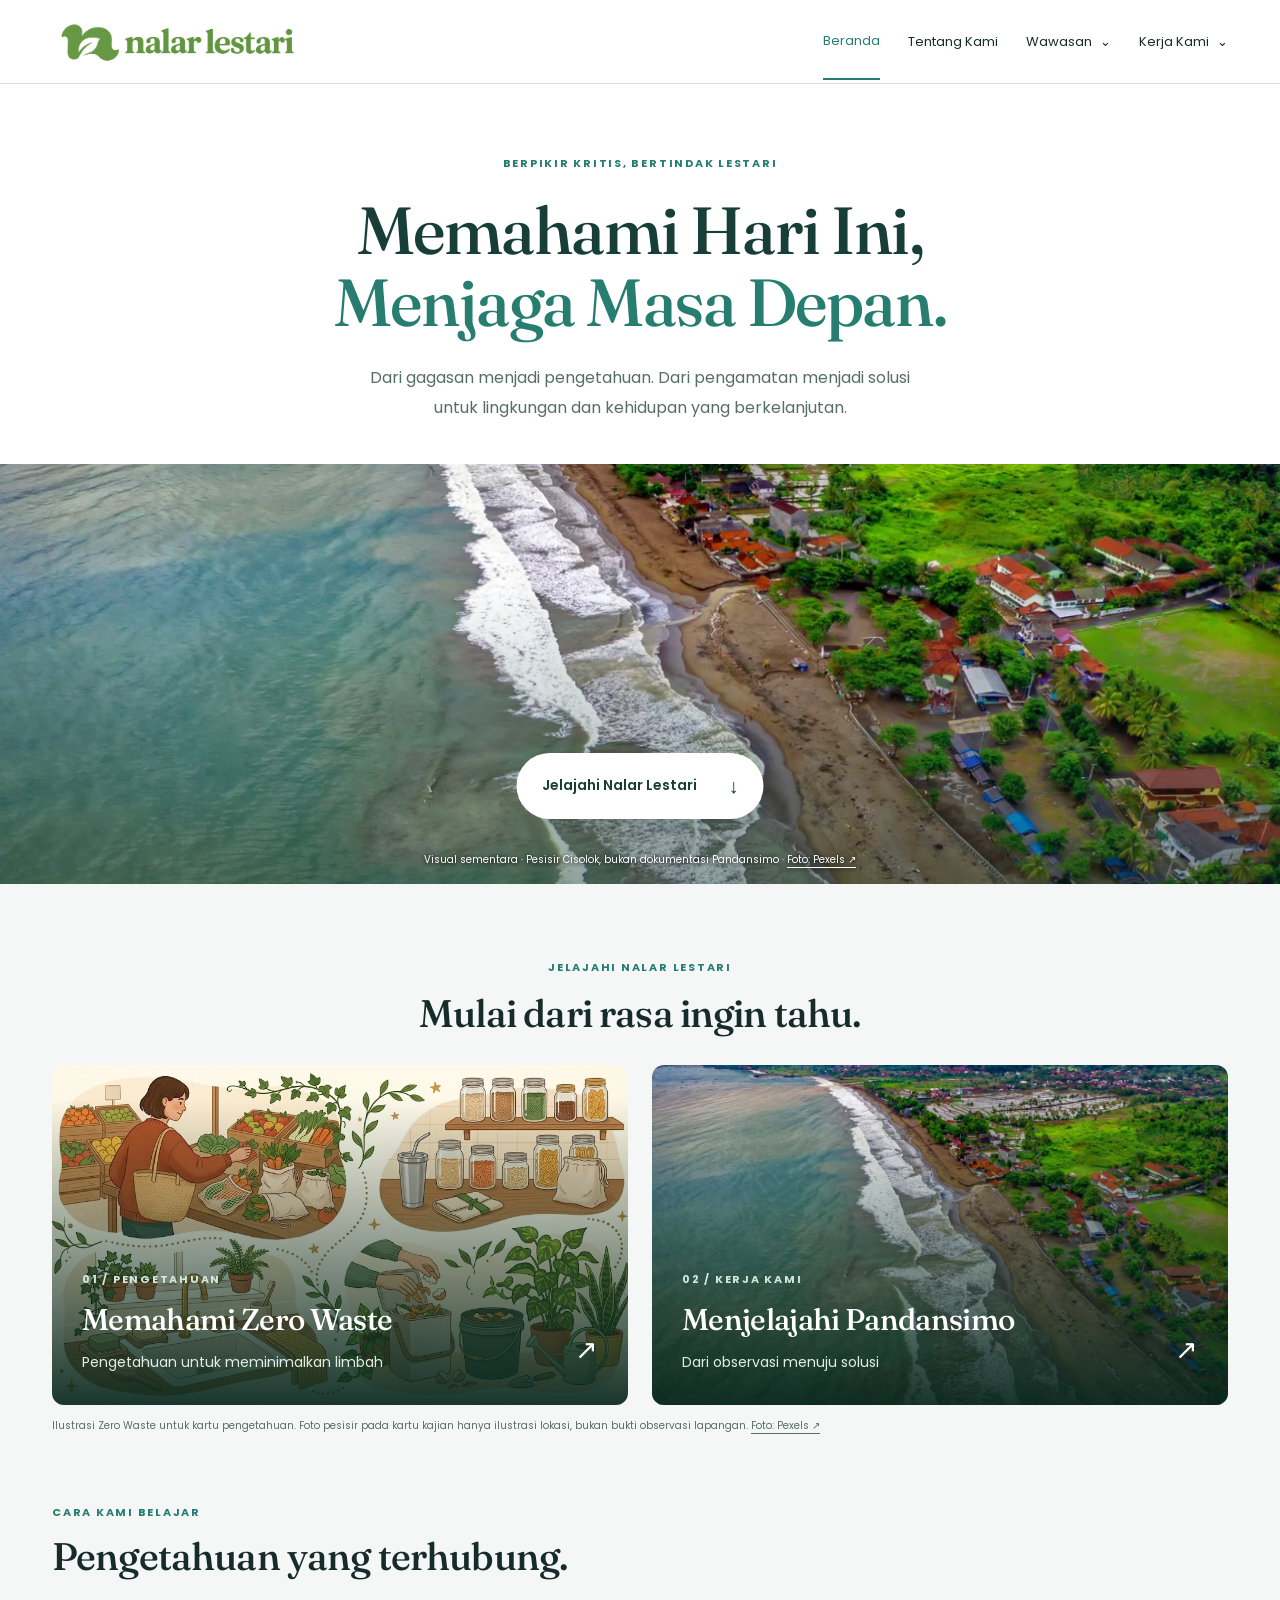
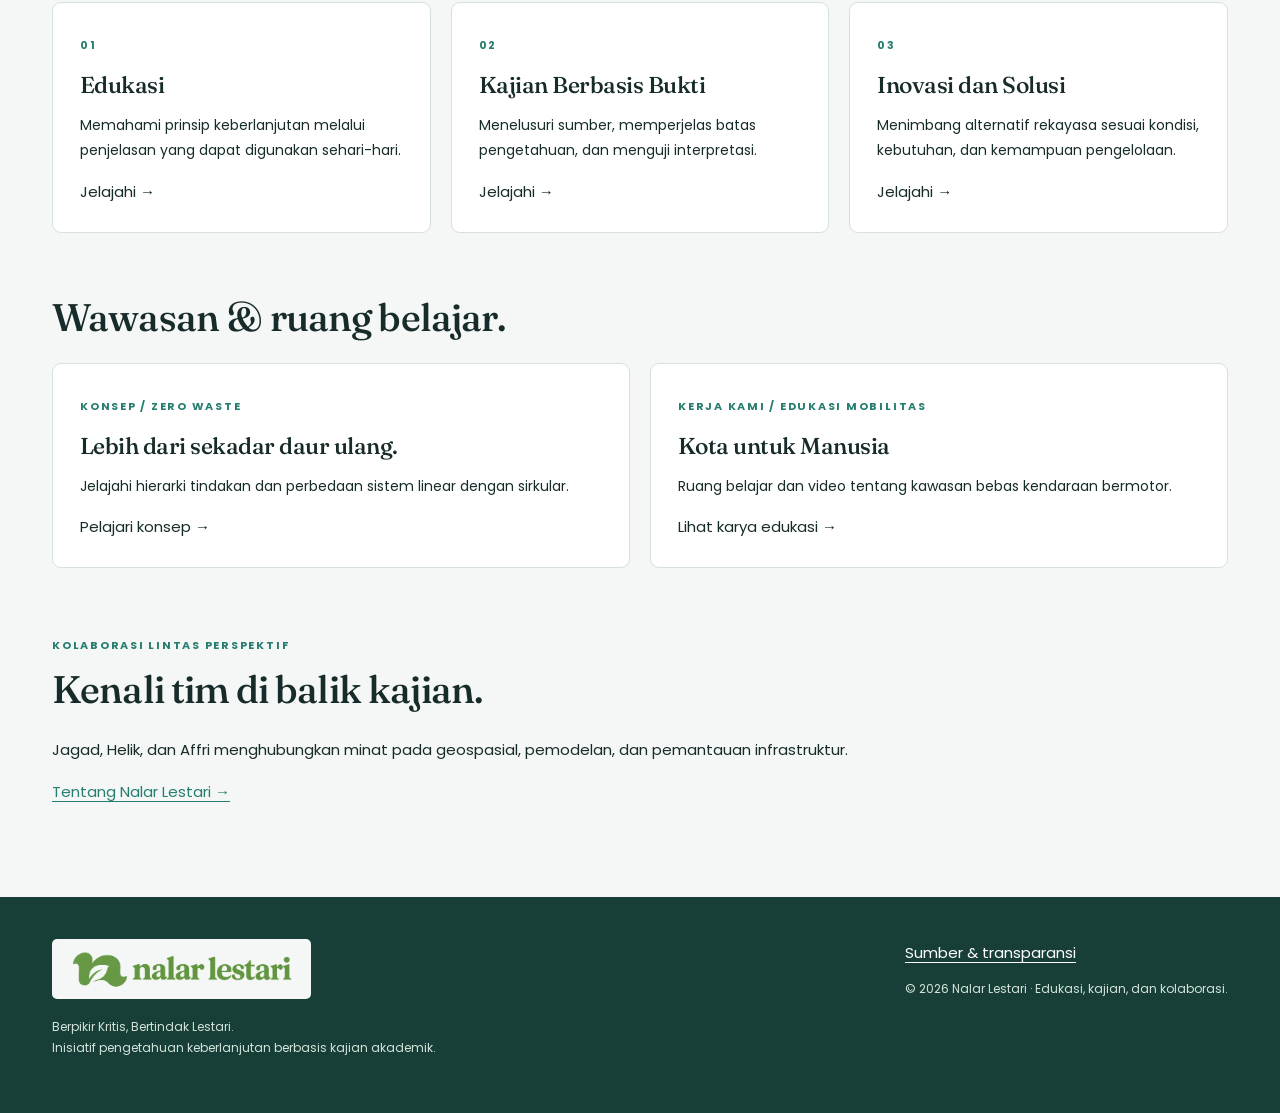
<file: index.html>
<!doctype html><html lang="id"><head><meta charset="utf-8"><meta name="viewport" content="width=device-width,initial-scale=1"><meta name="theme-color" content="#173f38"><meta name="description" content="Nalar Lestari: edukasi keberlanjutan dan kajian berbasis bukti Pantai Baru Pandansimo."><title>Nalar Lestari — Berpikir Kritis, Bertindak Lestari</title><link rel="icon" type="image/png" href="./assets/brandmark-nalar-lestari.png"><link rel="stylesheet" href="./style.css?v=20261118"></head><body><a class="skip" href="#main">Langsung ke konten</a><header><div class="wrap"><a href="./" class="wordmark brand-link"><span class="brand-viewport"><img src="./assets/logo-nalar-lestari.png" width="1280" height="426" alt="Nalar Lestari — Beranda" fetchpriority="high"></span></a><button id="menu" aria-expanded="false" aria-controls="nav" aria-label="Buka navigasi">☰</button><nav id="nav" aria-label="Navigasi utama"><a href="./">Beranda</a><a href="./tentang/">Tentang Kami</a><details class="nav-dropdown" data-section="/wawasan"><summary>Wawasan <span aria-hidden="true">⌄</span></summary><div class="dropdown-panel"><a href="./wawasan/">Semua Wawasan</a><div id="knowledge-menu"></div></div></details><details class="nav-dropdown" data-section="/kerja-kami"><summary>Kerja Kami <span aria-hidden="true">⌄</span></summary><div class="dropdown-panel"><a href="./kerja-kami/">Semua Kerja Kami</a><div id="work-menu"></div></div></details></nav></div></header><main id="main"><p class="wrap">Memuat kajian…</p></main><noscript><p class="noscript">Aktifkan JavaScript untuk membaca kajian dan menggunakan fitur interaktif.</p></noscript><footer class="footer"><div class="wrap"><div><a class="wordmark brand-link footer-brand" href="./"><span class="brand-viewport"><img src="./assets/logo-nalar-lestari.png" width="1280" height="426" alt="Nalar Lestari — Beranda" loading="lazy"></span></a><p>Berpikir Kritis, Bertindak Lestari.<br>Inisiatif pengetahuan keberlanjutan berbasis kajian akademik.</p></div><div><a href="./kerja-kami/pandansimo-zero-waste/#referensi">Sumber & transparansi</a><p>© 2026 Nalar Lestari · Edukasi, kajian, dan kolaborasi.</p></div></div></footer><script type="module" src="./app.js?v=20261118"></script></body></html>
</file>
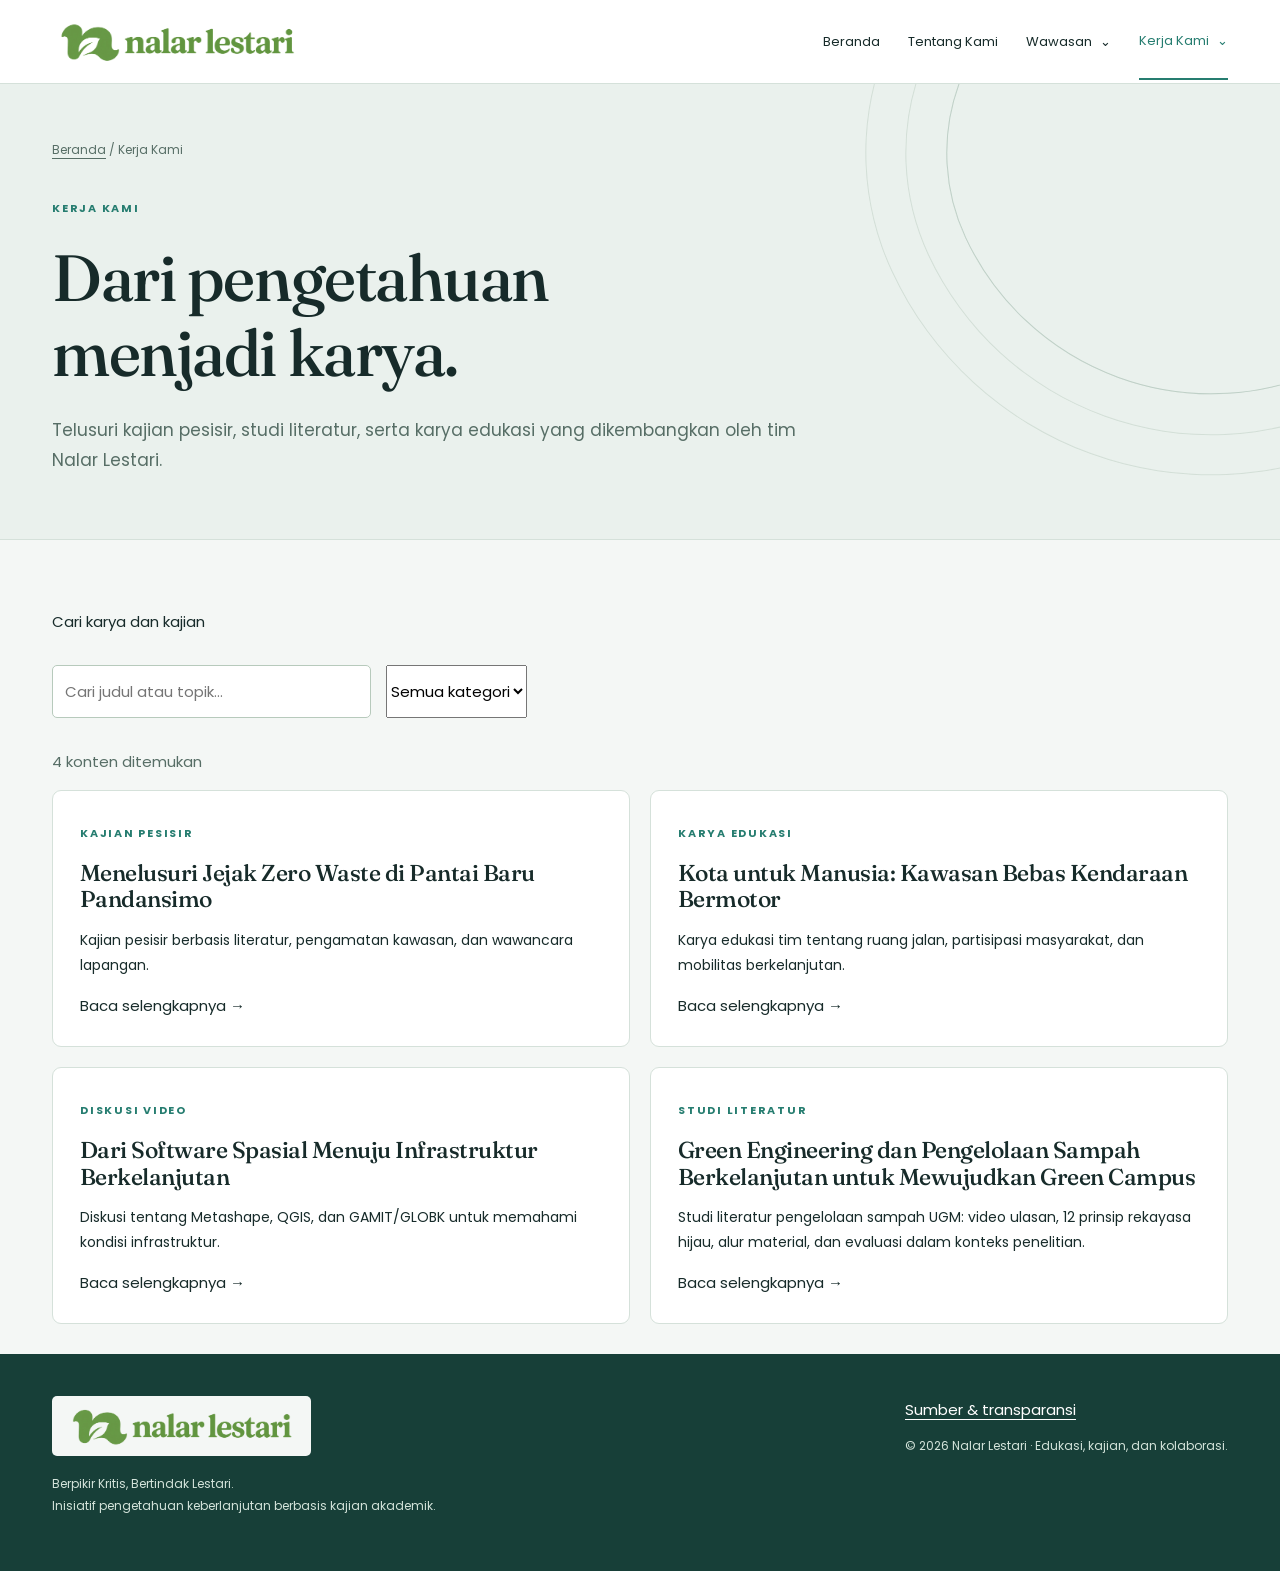
<file: kajian/index.html>
<!doctype html><html lang="id"><head><meta charset="utf-8"><meta name="viewport" content="width=device-width,initial-scale=1"><meta name="theme-color" content="#173f38"><meta name="description" content="Nalar Lestari: edukasi keberlanjutan dan kajian berbasis bukti Pantai Baru Pandansimo."><title>Nalar Lestari — Berpikir Kritis, Bertindak Lestari</title><link rel="icon" type="image/png" href="../assets/brandmark-nalar-lestari.png"><link rel="stylesheet" href="../style.css?v=20261118"></head><body><a class="skip" href="#main">Langsung ke konten</a><header><div class="wrap"><a href="../" class="wordmark brand-link"><span class="brand-viewport"><img src="../assets/logo-nalar-lestari.png" width="1280" height="426" alt="Nalar Lestari — Beranda" fetchpriority="high"></span></a><button id="menu" aria-expanded="false" aria-controls="nav" aria-label="Buka navigasi">☰</button><nav id="nav" aria-label="Navigasi utama"><a href="../">Beranda</a><a href="../tentang/">Tentang Kami</a><details class="nav-dropdown" data-section="/wawasan"><summary>Wawasan <span aria-hidden="true">⌄</span></summary><div class="dropdown-panel"><a href="../wawasan/">Semua Wawasan</a><div id="knowledge-menu"></div></div></details><details class="nav-dropdown" data-section="/kerja-kami"><summary>Kerja Kami <span aria-hidden="true">⌄</span></summary><div class="dropdown-panel"><a href="../kerja-kami/">Semua Kerja Kami</a><div id="work-menu"></div></div></details></nav></div></header><main id="main"><p class="wrap">Memuat kajian…</p></main><noscript><p class="noscript">Aktifkan JavaScript untuk membaca kajian dan menggunakan fitur interaktif.</p></noscript><footer class="footer"><div class="wrap"><div><a class="wordmark brand-link footer-brand" href="../"><span class="brand-viewport"><img src="../assets/logo-nalar-lestari.png" width="1280" height="426" alt="Nalar Lestari — Beranda" loading="lazy"></span></a><p>Berpikir Kritis, Bertindak Lestari.<br>Inisiatif pengetahuan keberlanjutan berbasis kajian akademik.</p></div><div><a href="../kerja-kami/pandansimo-zero-waste/#referensi">Sumber & transparansi</a><p>© 2026 Nalar Lestari · Edukasi, kajian, dan kolaborasi.</p></div></div></footer><script type="module" src="../app.js?v=20261118"></script></body></html>
</file>
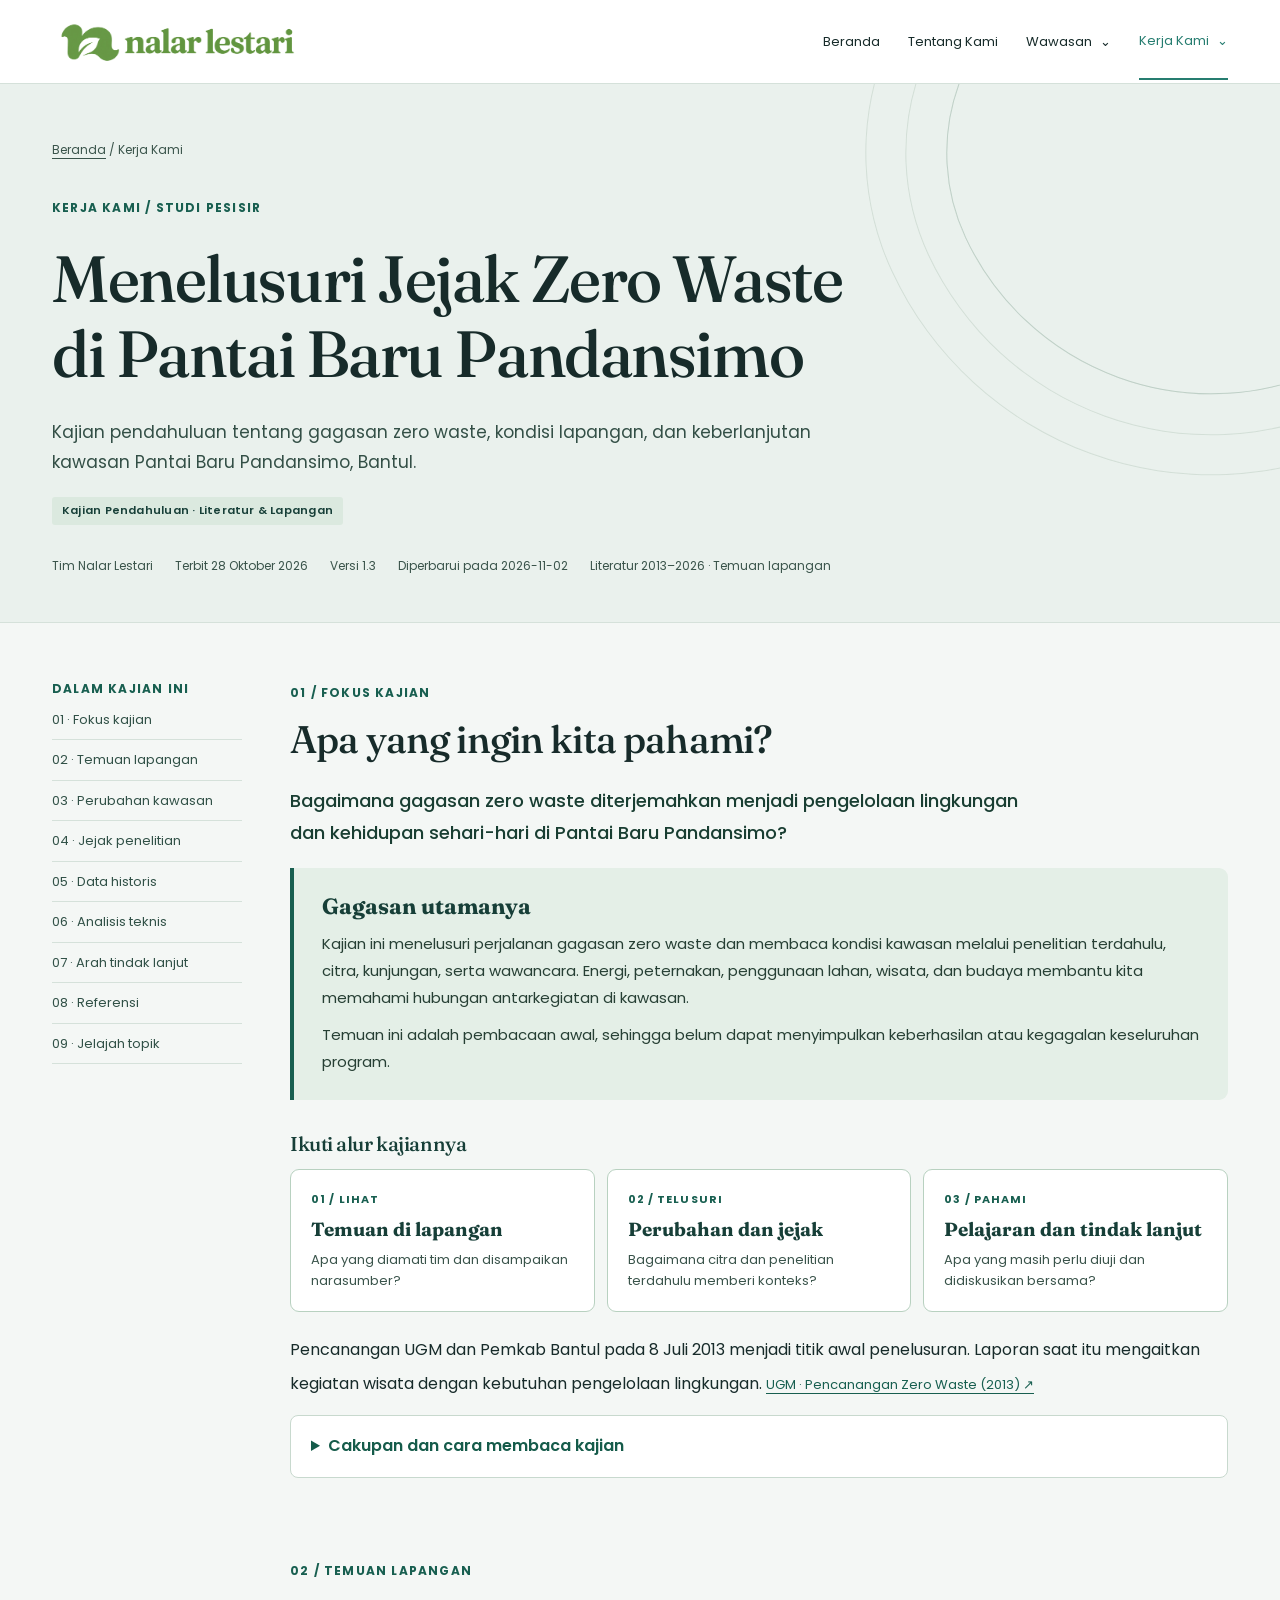
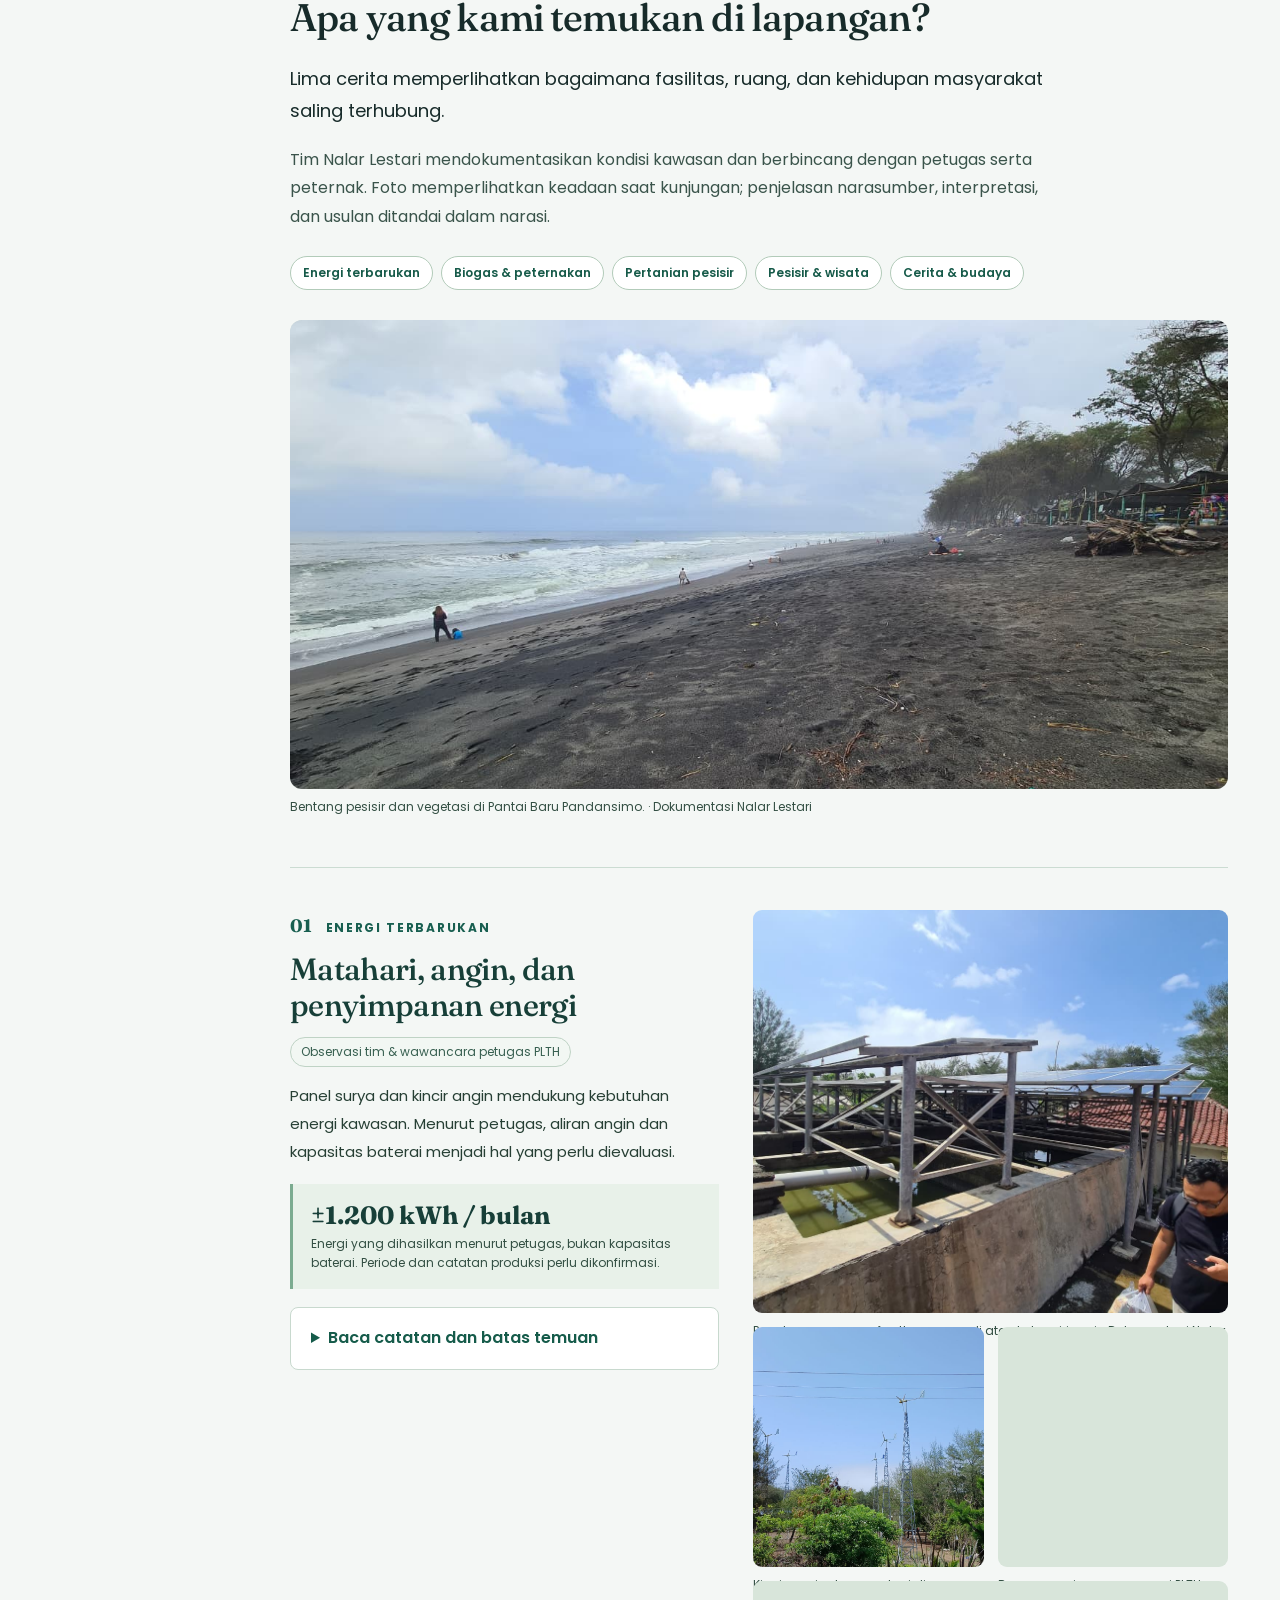
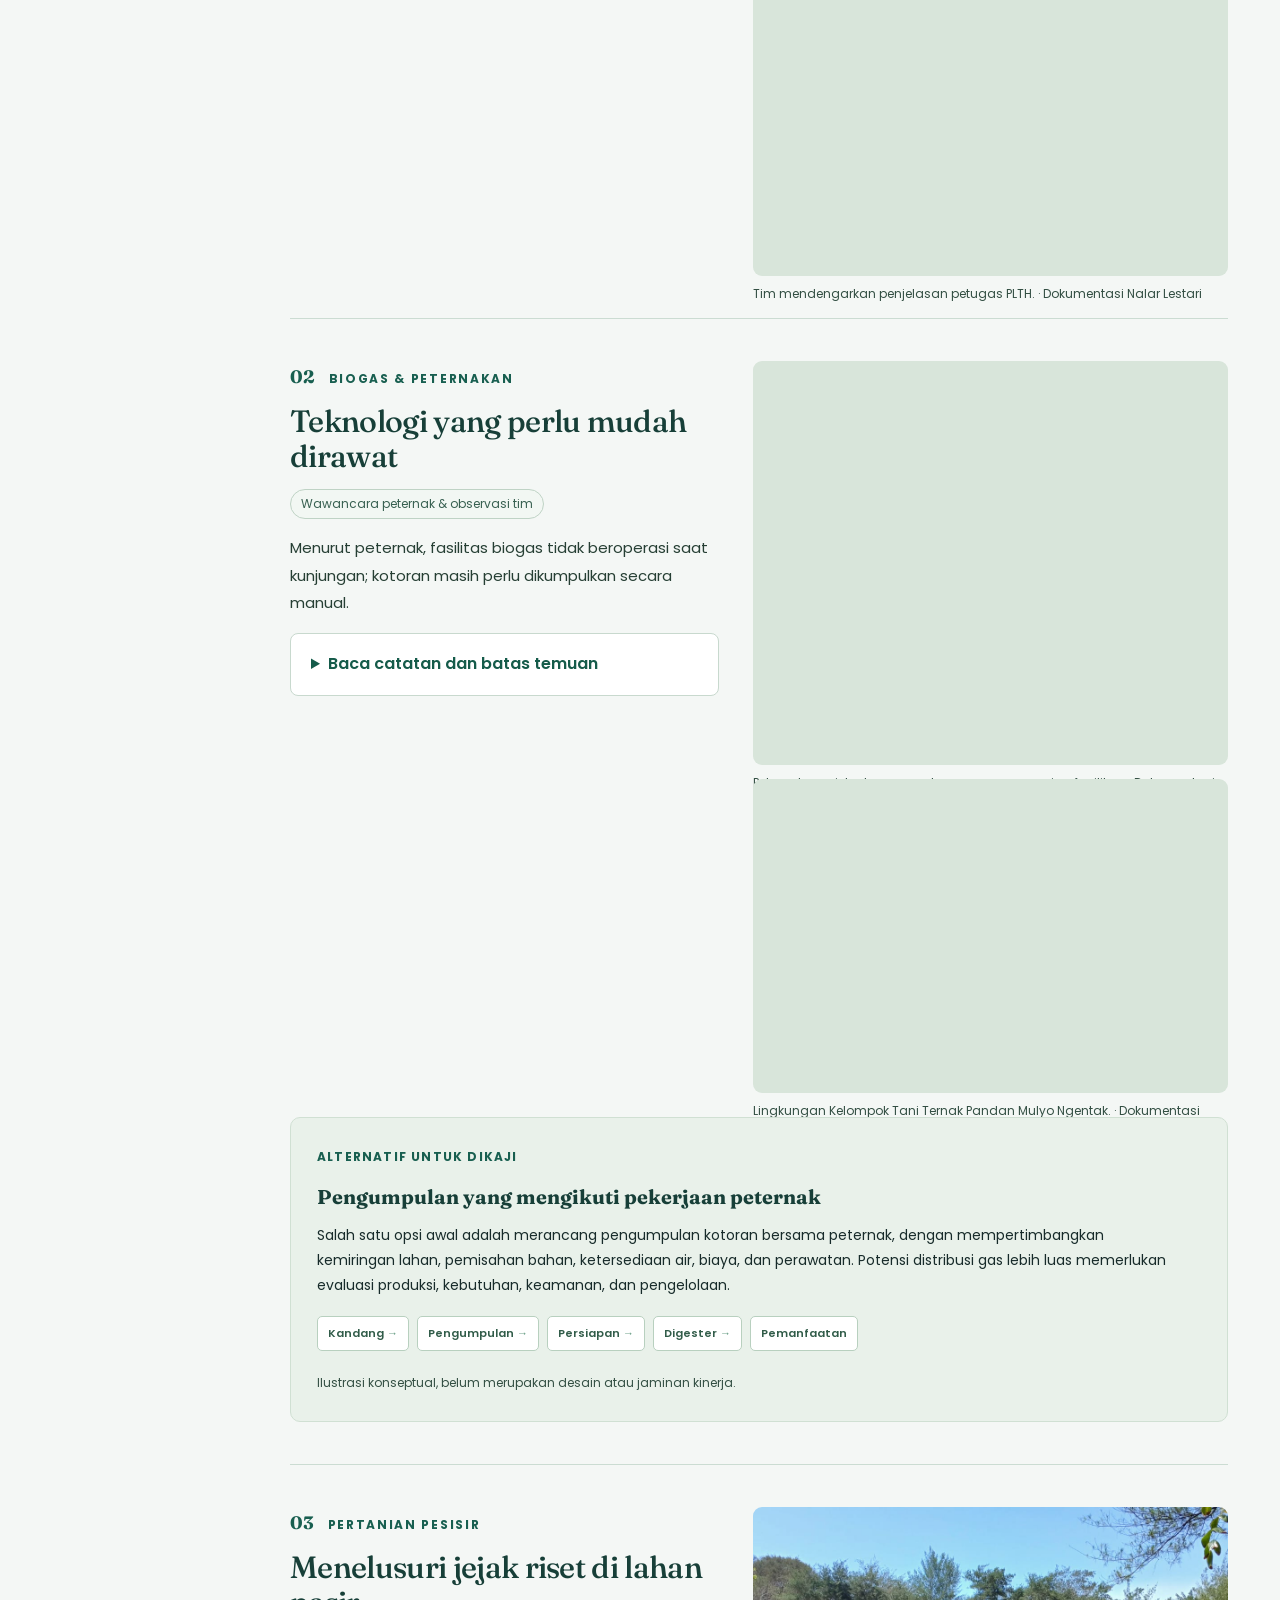
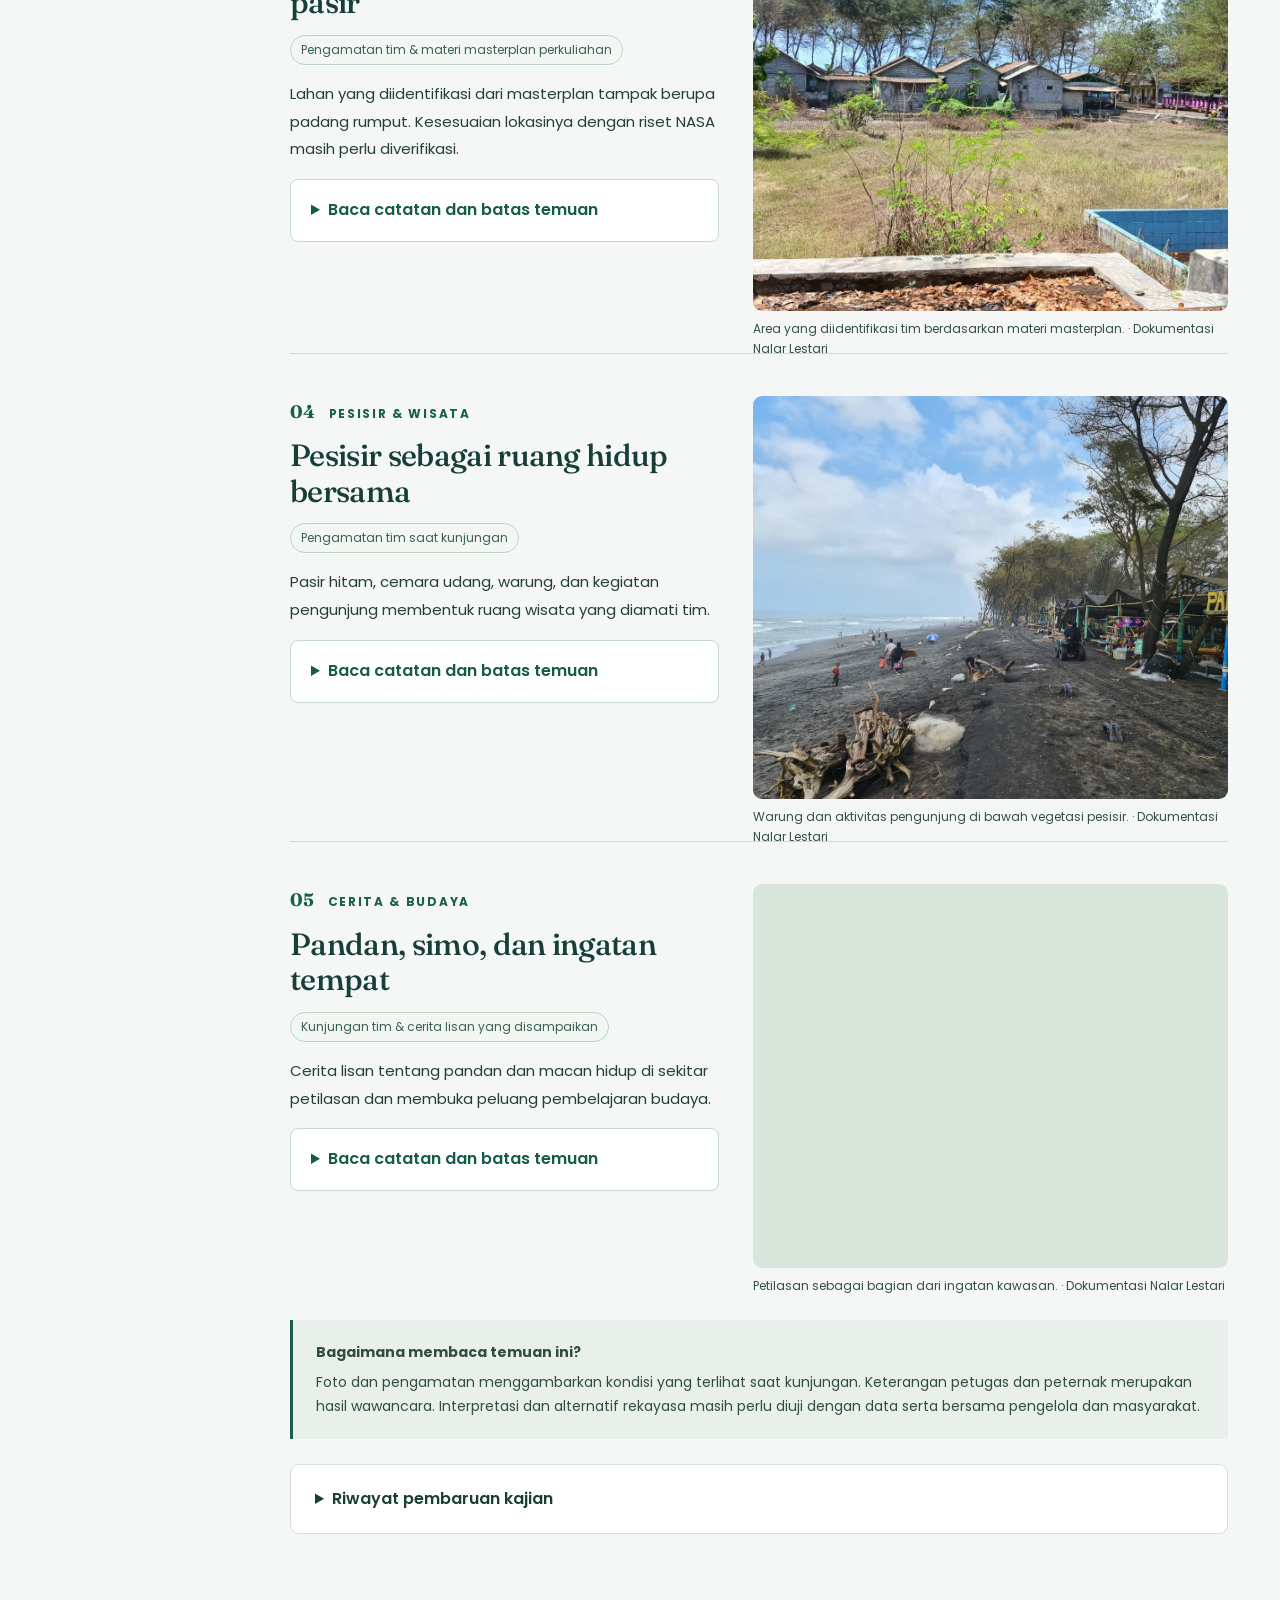
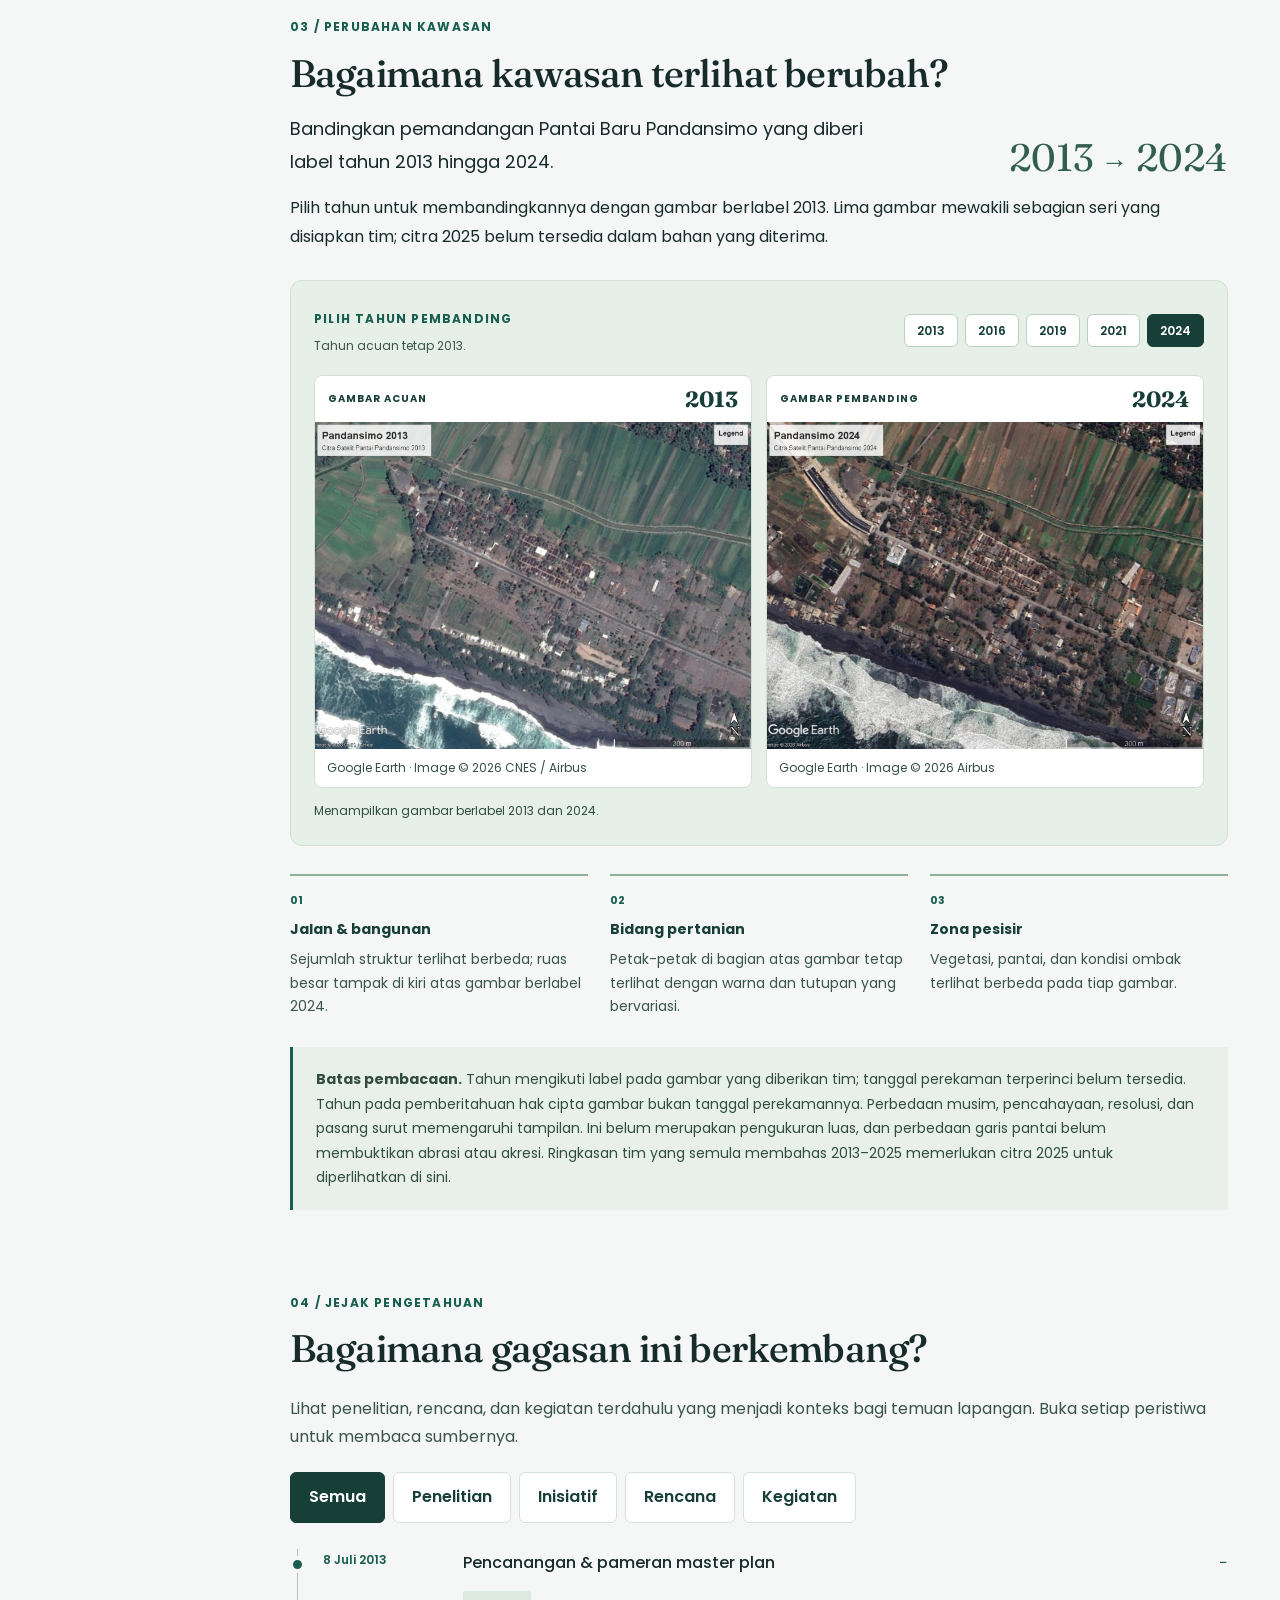
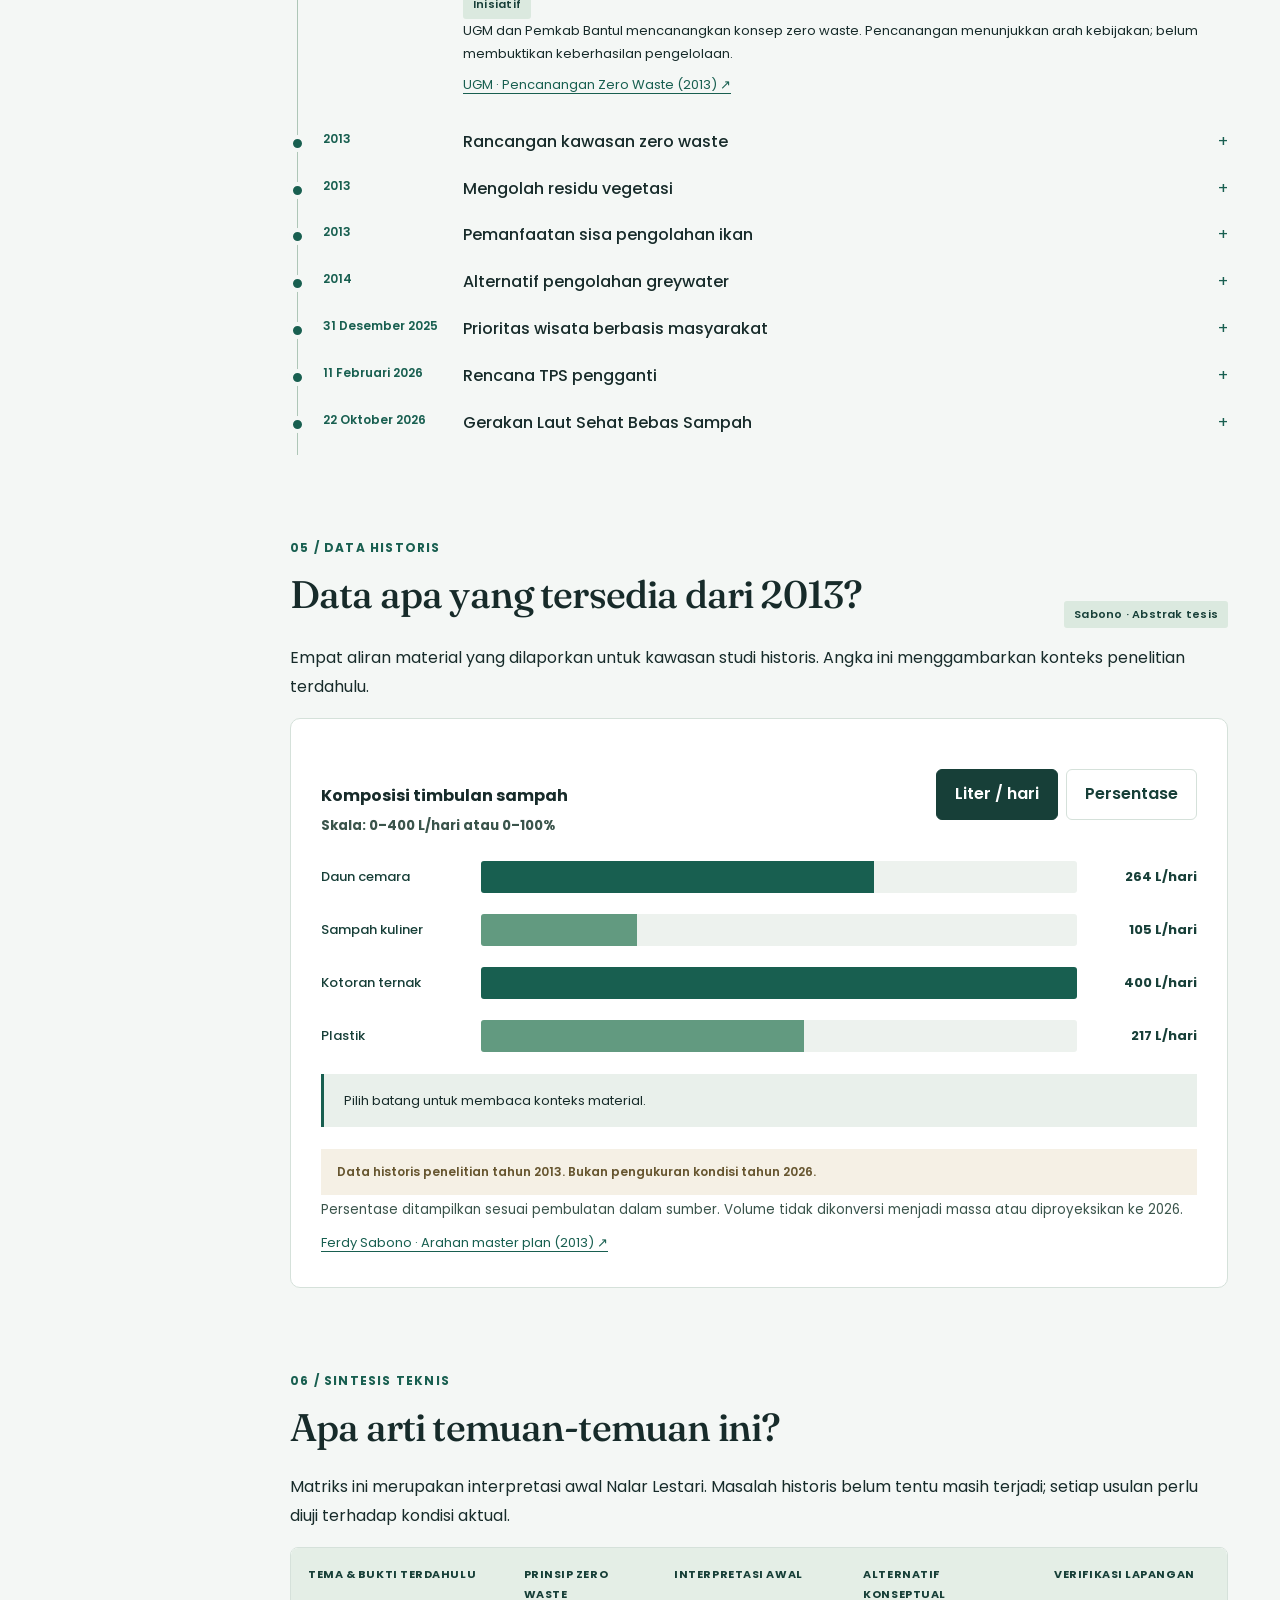
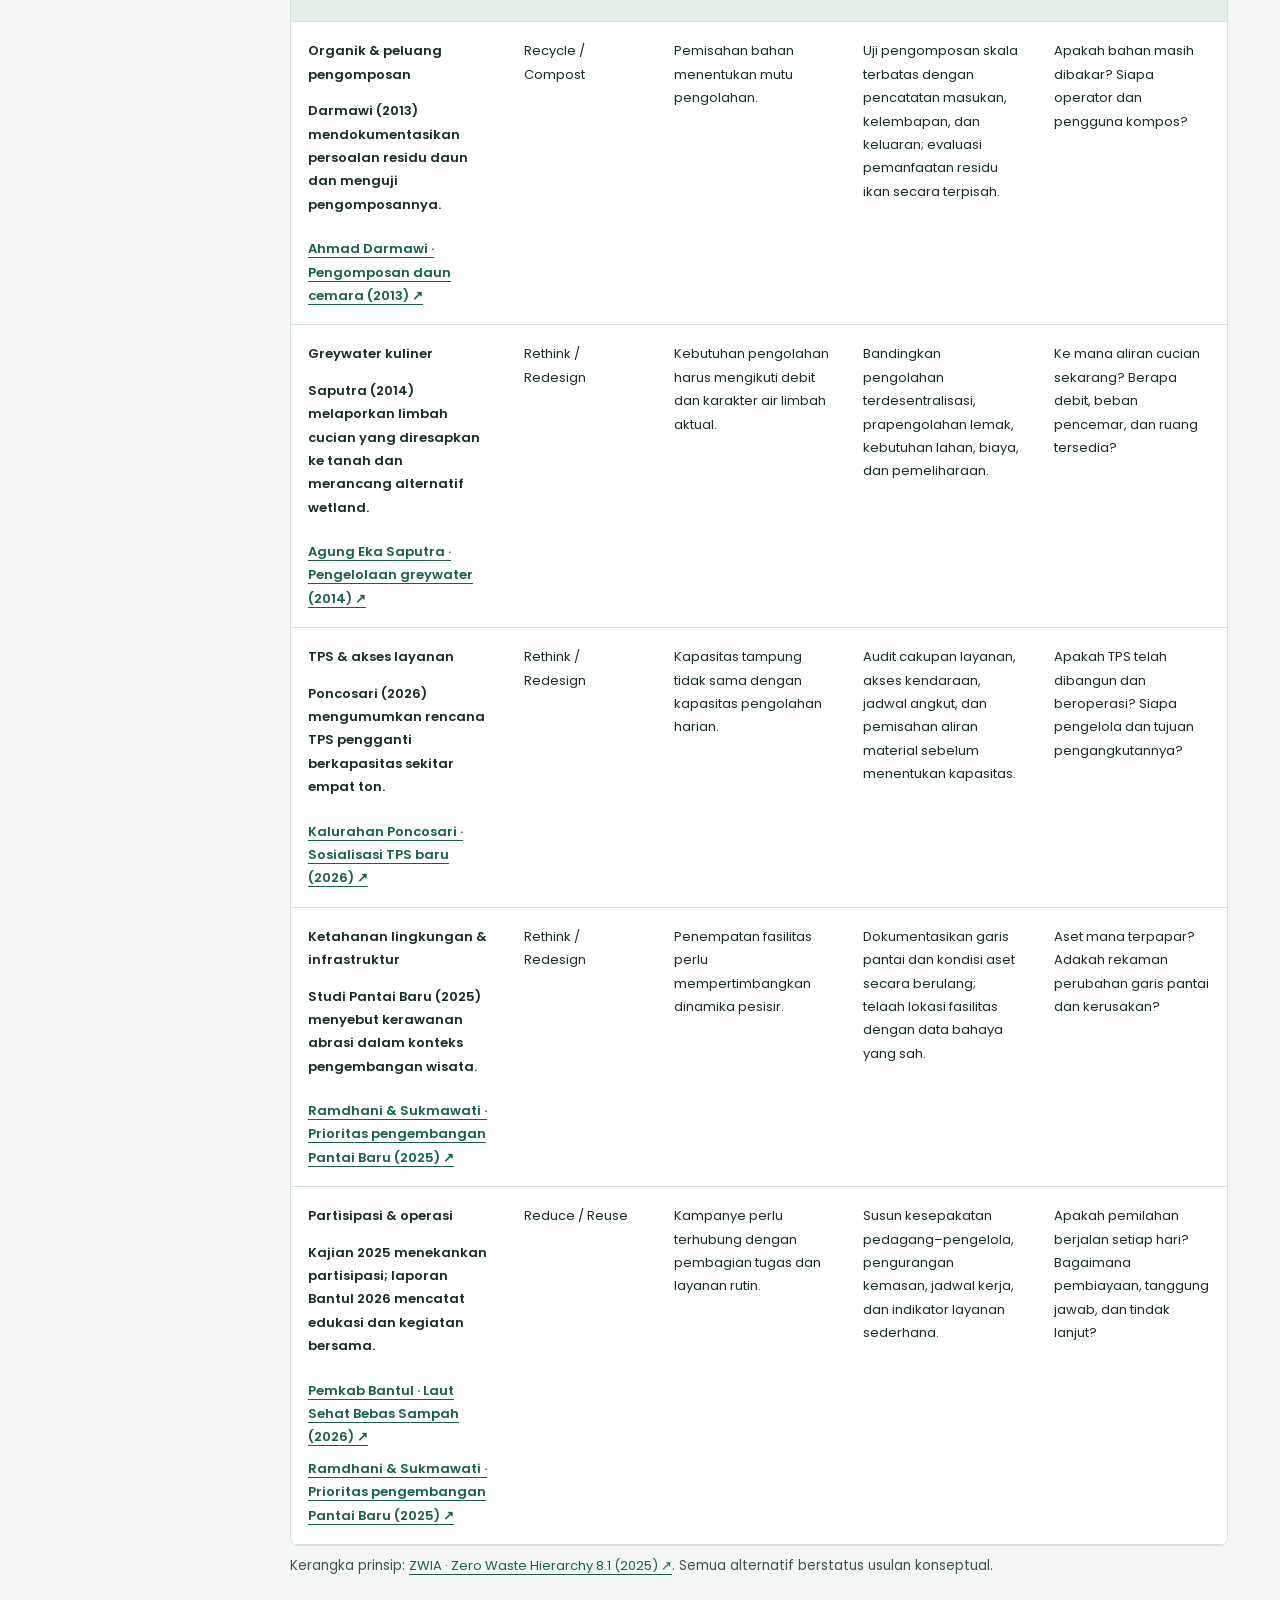
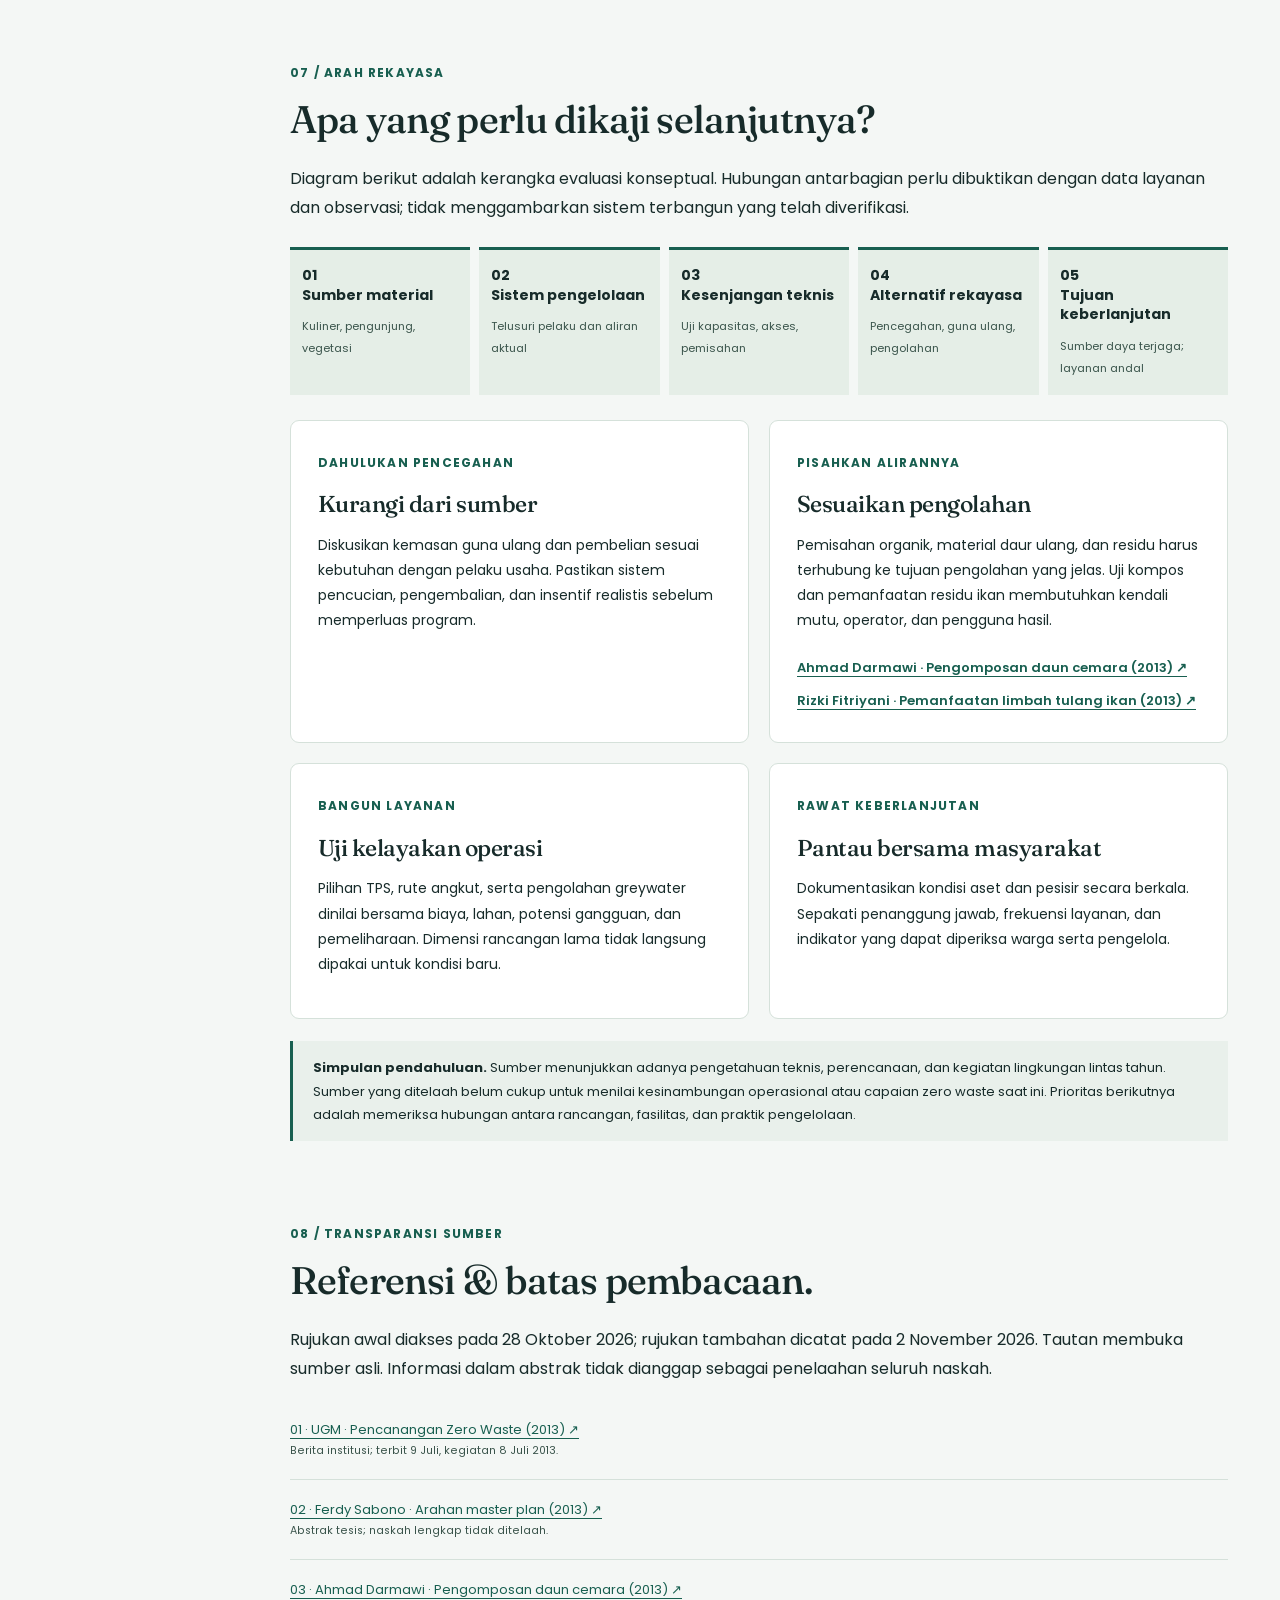
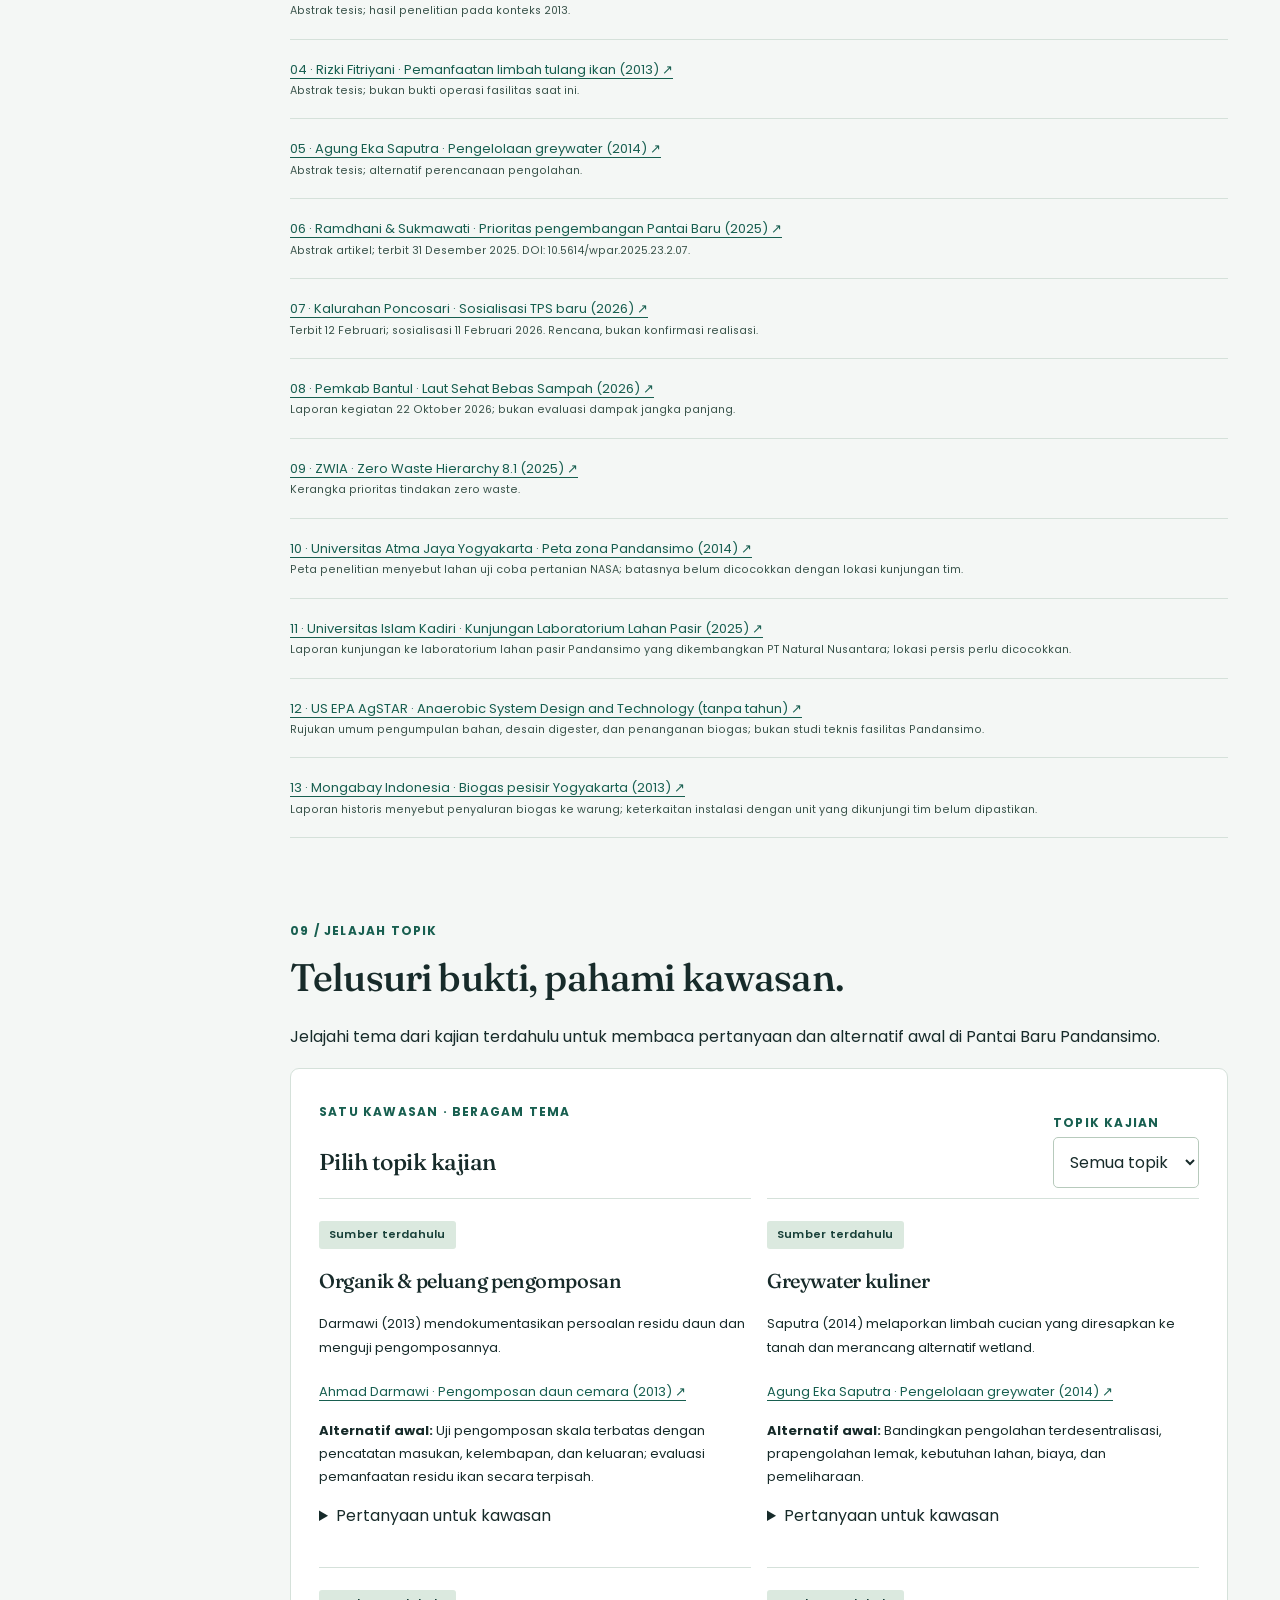
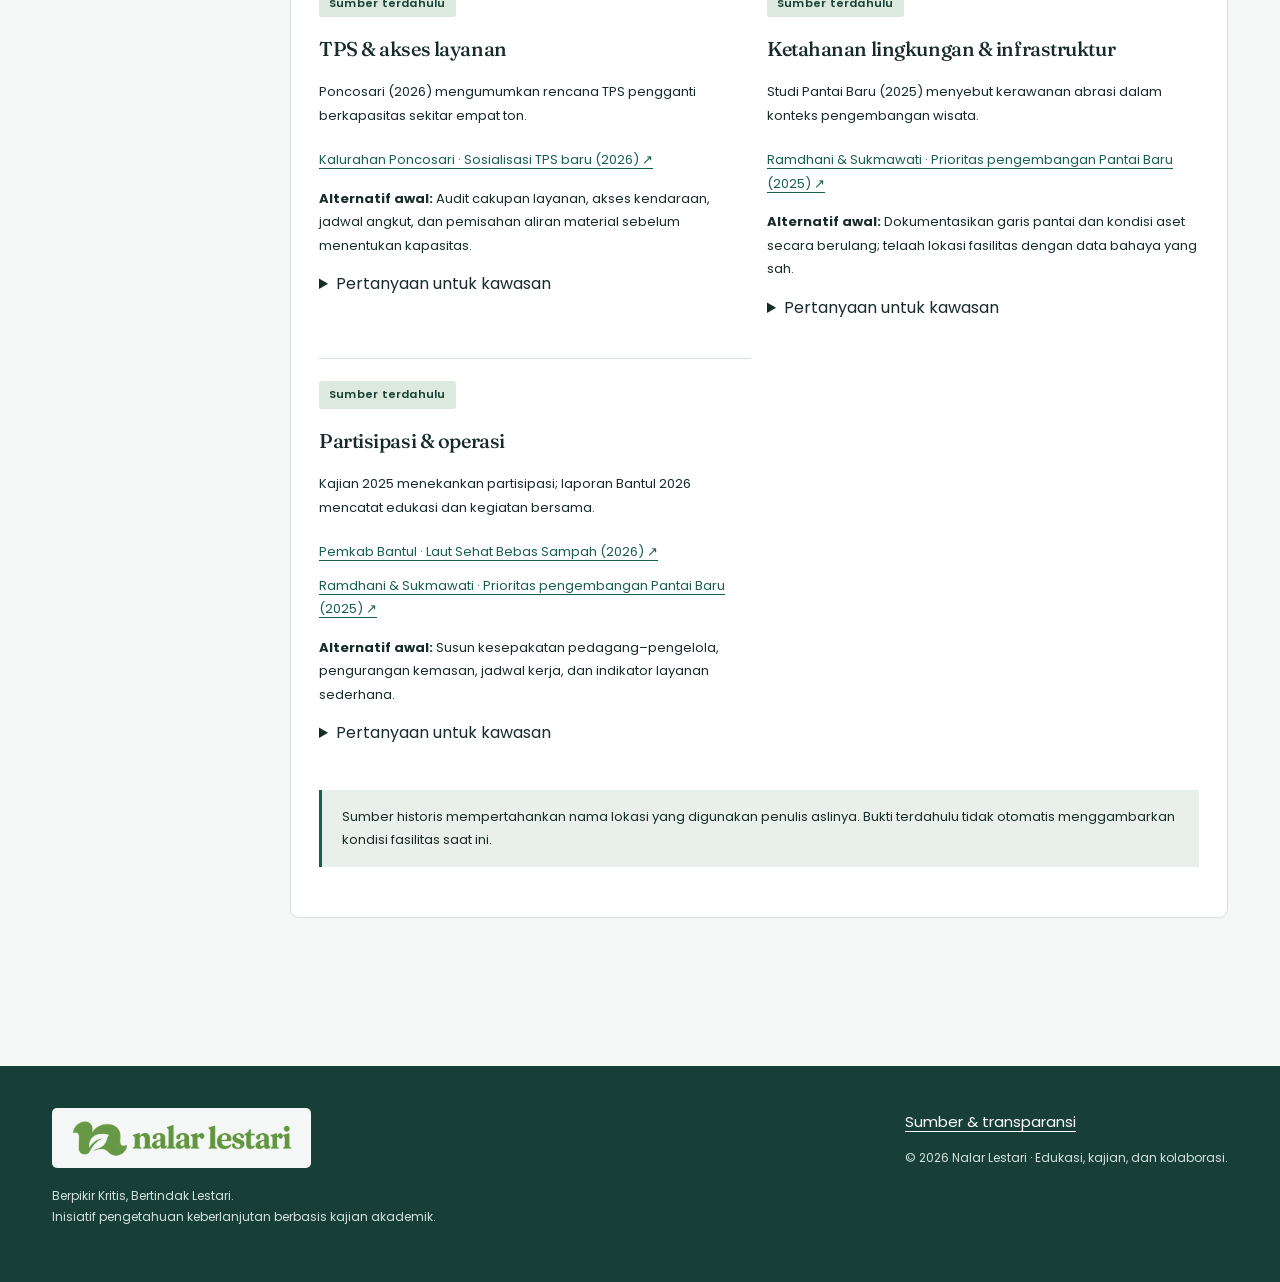
<file: kajian/pandansimo-zero-waste/index.html>
<!doctype html><html lang="id"><head><meta charset="utf-8"><meta name="viewport" content="width=device-width,initial-scale=1"><meta name="theme-color" content="#173f38"><meta name="description" content="Nalar Lestari: edukasi keberlanjutan dan kajian berbasis bukti Pantai Baru Pandansimo."><title>Nalar Lestari — Berpikir Kritis, Bertindak Lestari</title><link rel="icon" type="image/png" href="../../assets/brandmark-nalar-lestari.png"><link rel="stylesheet" href="../../style.css?v=20261118"></head><body><a class="skip" href="#main">Langsung ke konten</a><header><div class="wrap"><a href="../../" class="wordmark brand-link"><span class="brand-viewport"><img src="../../assets/logo-nalar-lestari.png" width="1280" height="426" alt="Nalar Lestari — Beranda" fetchpriority="high"></span></a><button id="menu" aria-expanded="false" aria-controls="nav" aria-label="Buka navigasi">☰</button><nav id="nav" aria-label="Navigasi utama"><a href="../../">Beranda</a><a href="../../tentang/">Tentang Kami</a><details class="nav-dropdown" data-section="/wawasan"><summary>Wawasan <span aria-hidden="true">⌄</span></summary><div class="dropdown-panel"><a href="../../wawasan/">Semua Wawasan</a><div id="knowledge-menu"></div></div></details><details class="nav-dropdown" data-section="/kerja-kami"><summary>Kerja Kami <span aria-hidden="true">⌄</span></summary><div class="dropdown-panel"><a href="../../kerja-kami/">Semua Kerja Kami</a><div id="work-menu"></div></div></details></nav></div></header><main id="main"><p class="wrap">Memuat kajian…</p></main><noscript><p class="noscript">Aktifkan JavaScript untuk membaca kajian dan menggunakan fitur interaktif.</p></noscript><footer class="footer"><div class="wrap"><div><a class="wordmark brand-link footer-brand" href="../../"><span class="brand-viewport"><img src="../../assets/logo-nalar-lestari.png" width="1280" height="426" alt="Nalar Lestari — Beranda" loading="lazy"></span></a><p>Berpikir Kritis, Bertindak Lestari.<br>Inisiatif pengetahuan keberlanjutan berbasis kajian akademik.</p></div><div><a href="../../kerja-kami/pandansimo-zero-waste/#referensi">Sumber & transparansi</a><p>© 2026 Nalar Lestari · Edukasi, kajian, dan kolaborasi.</p></div></div></footer><script type="module" src="../../app.js?v=20261118"></script></body></html>
</file>
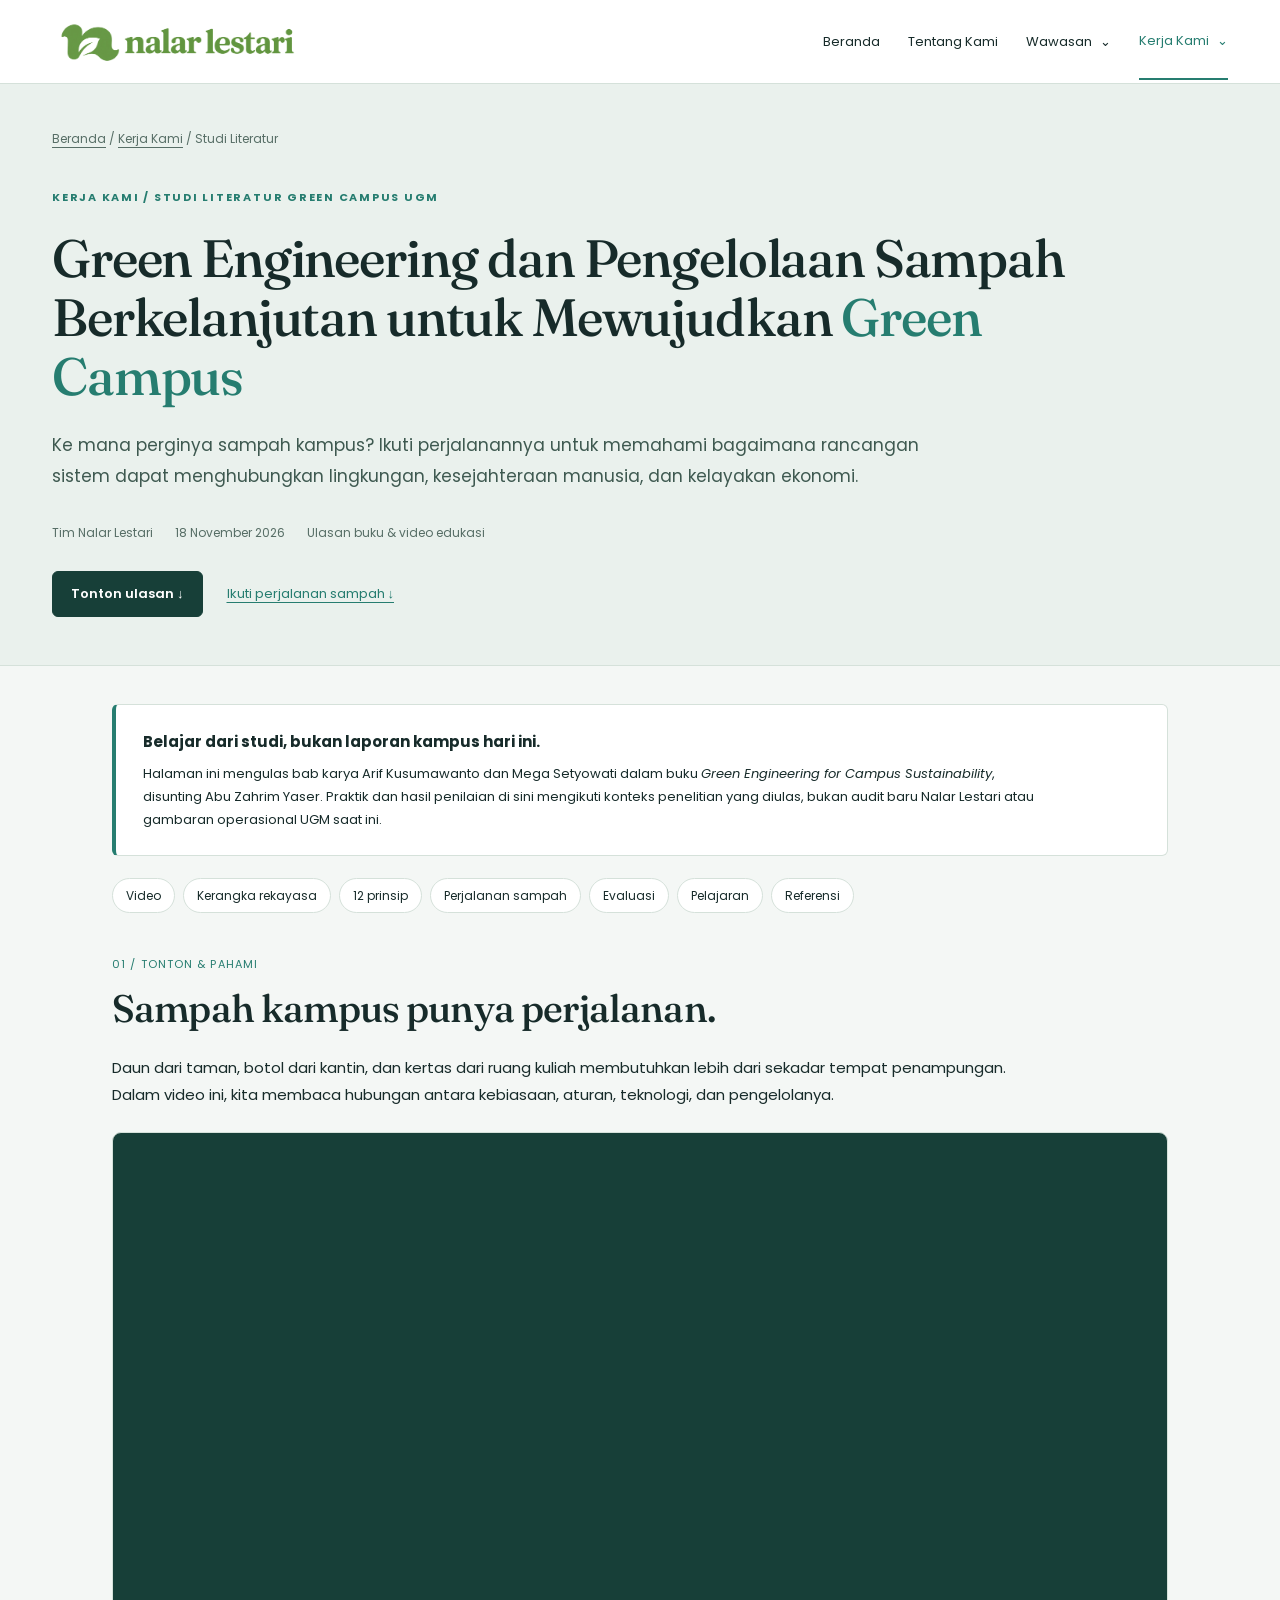
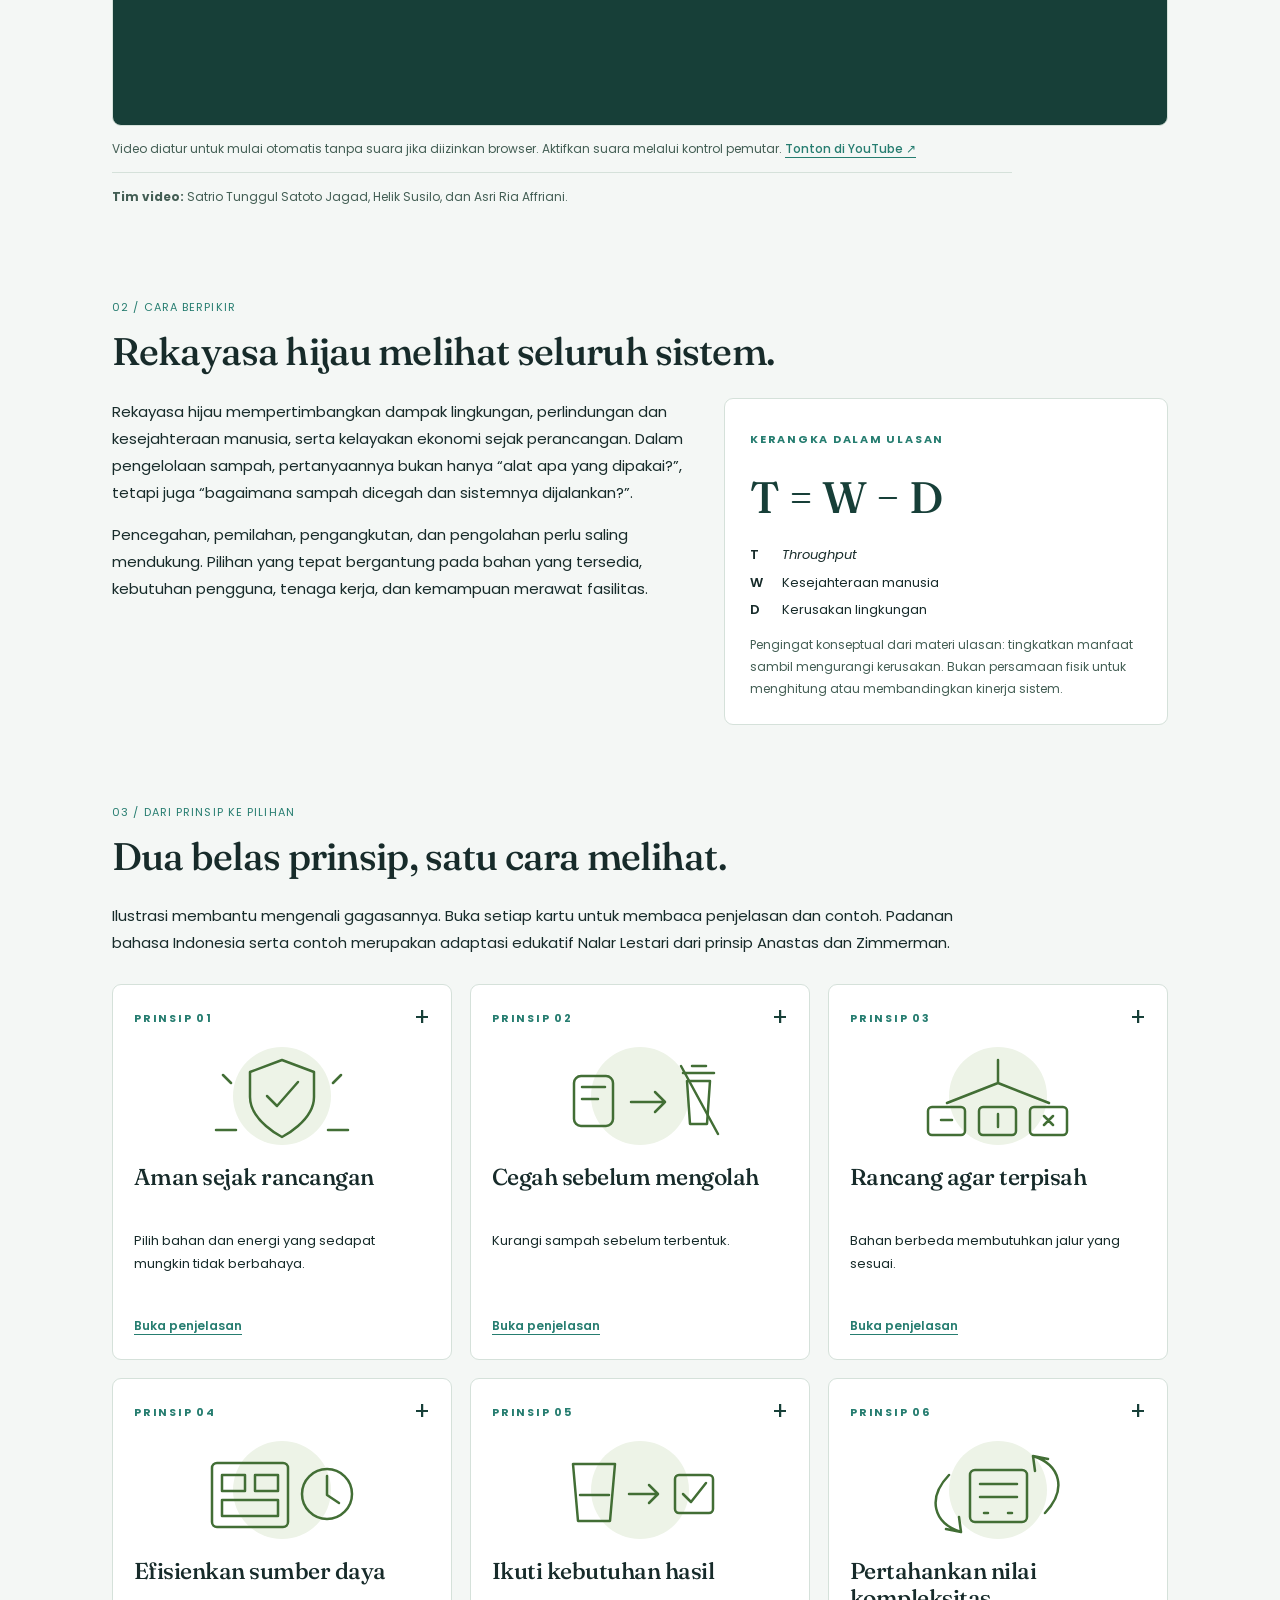
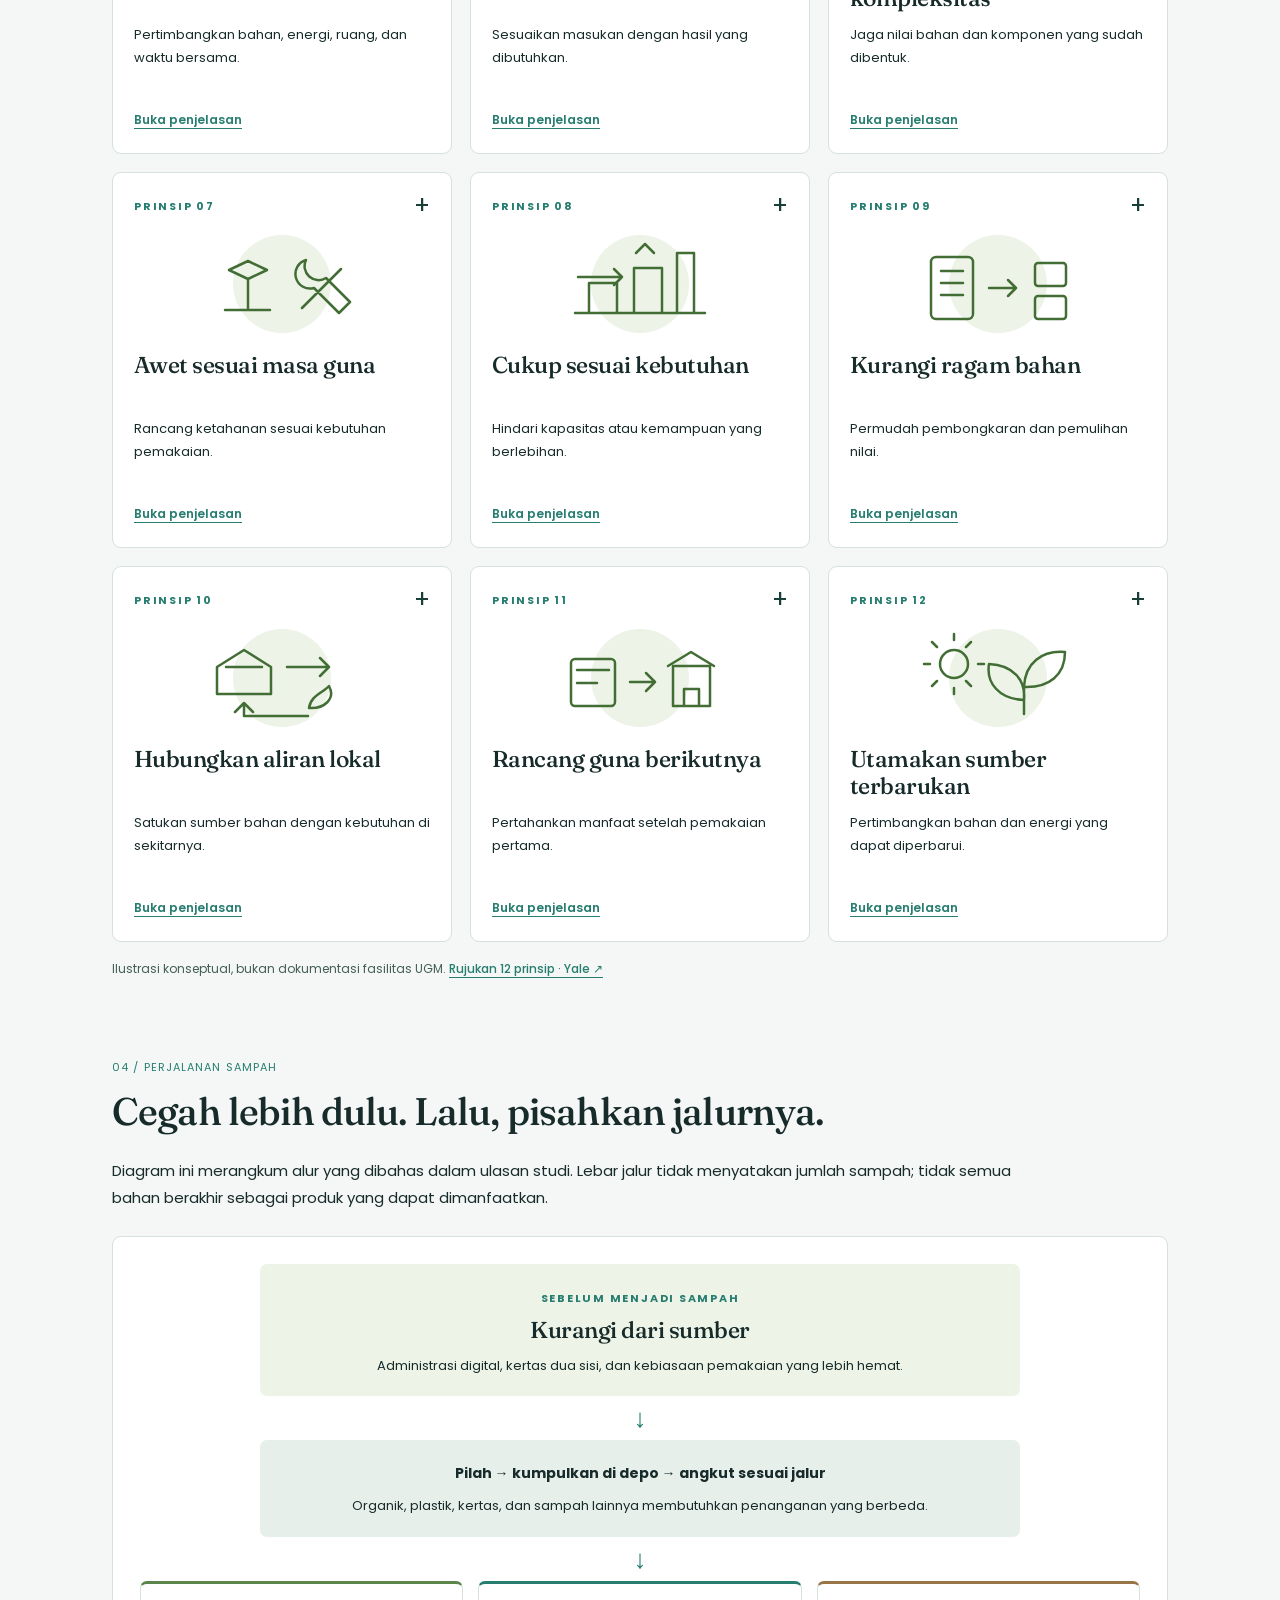
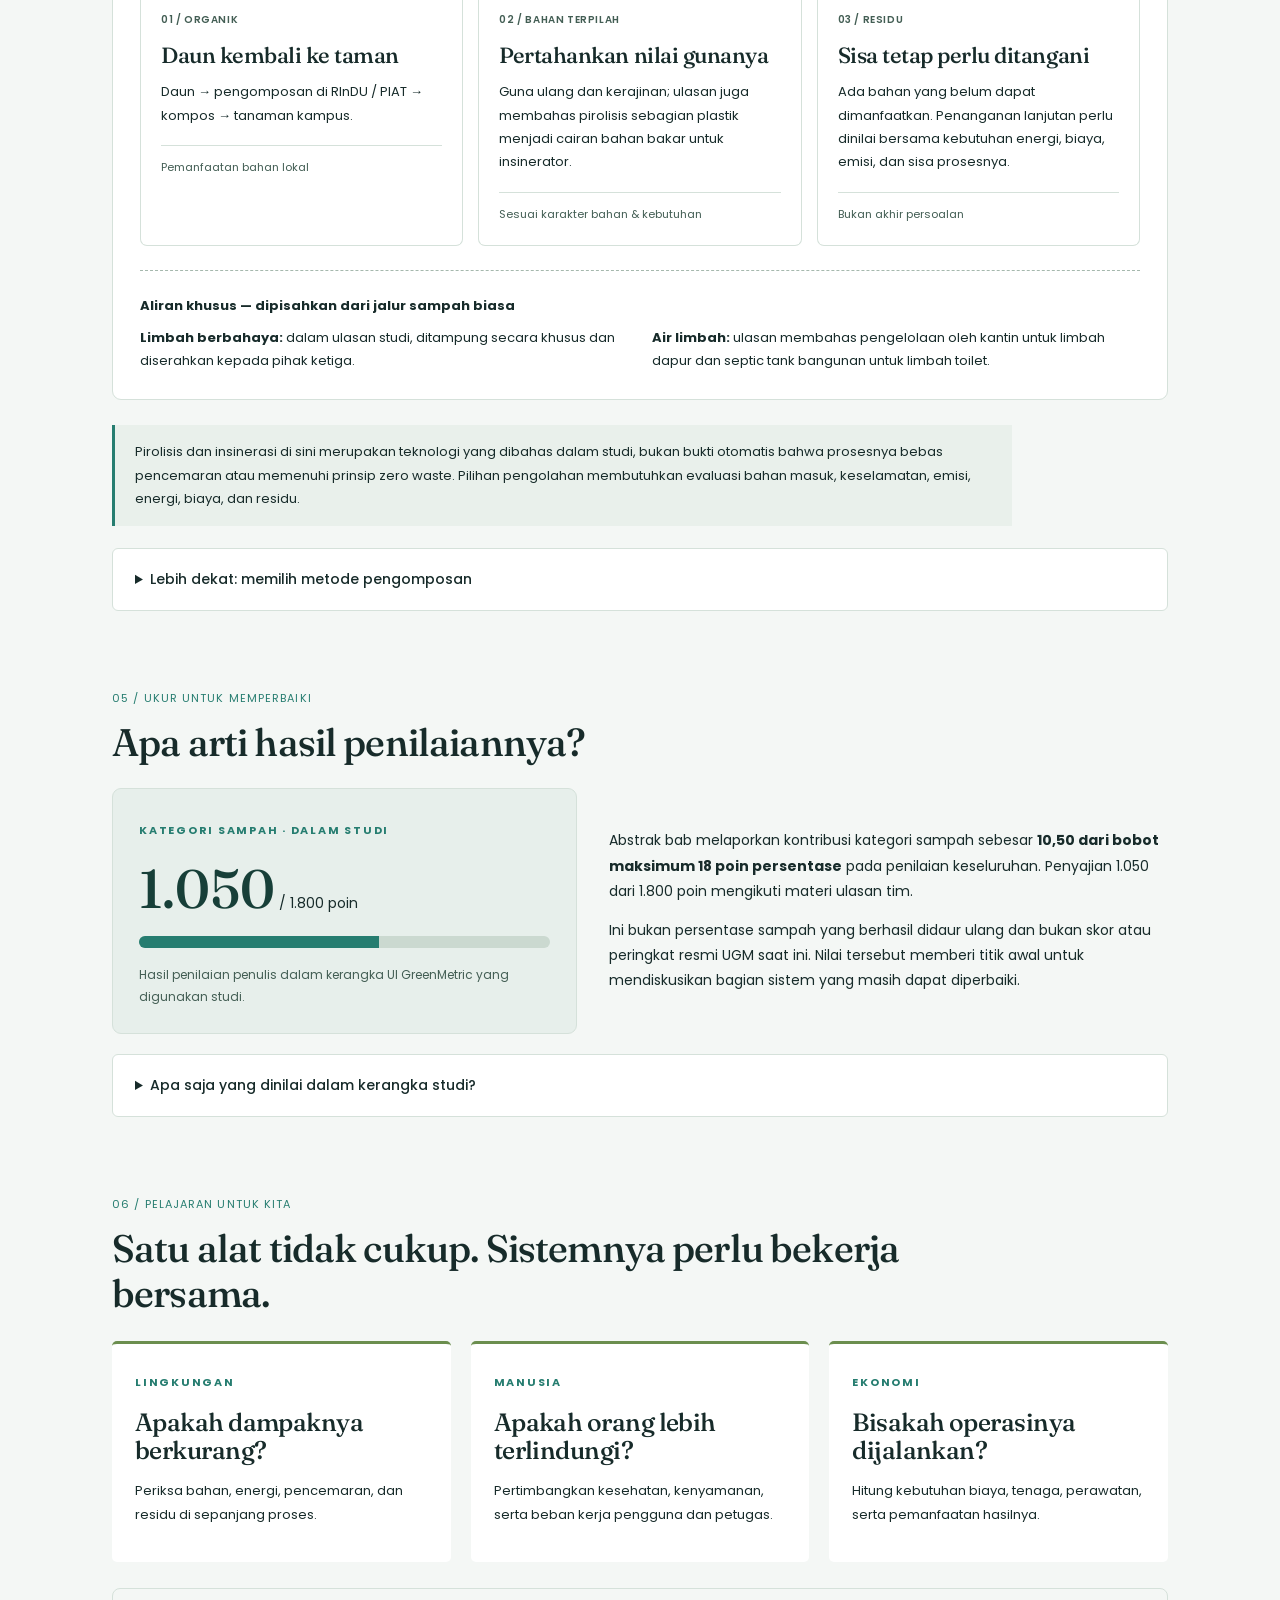
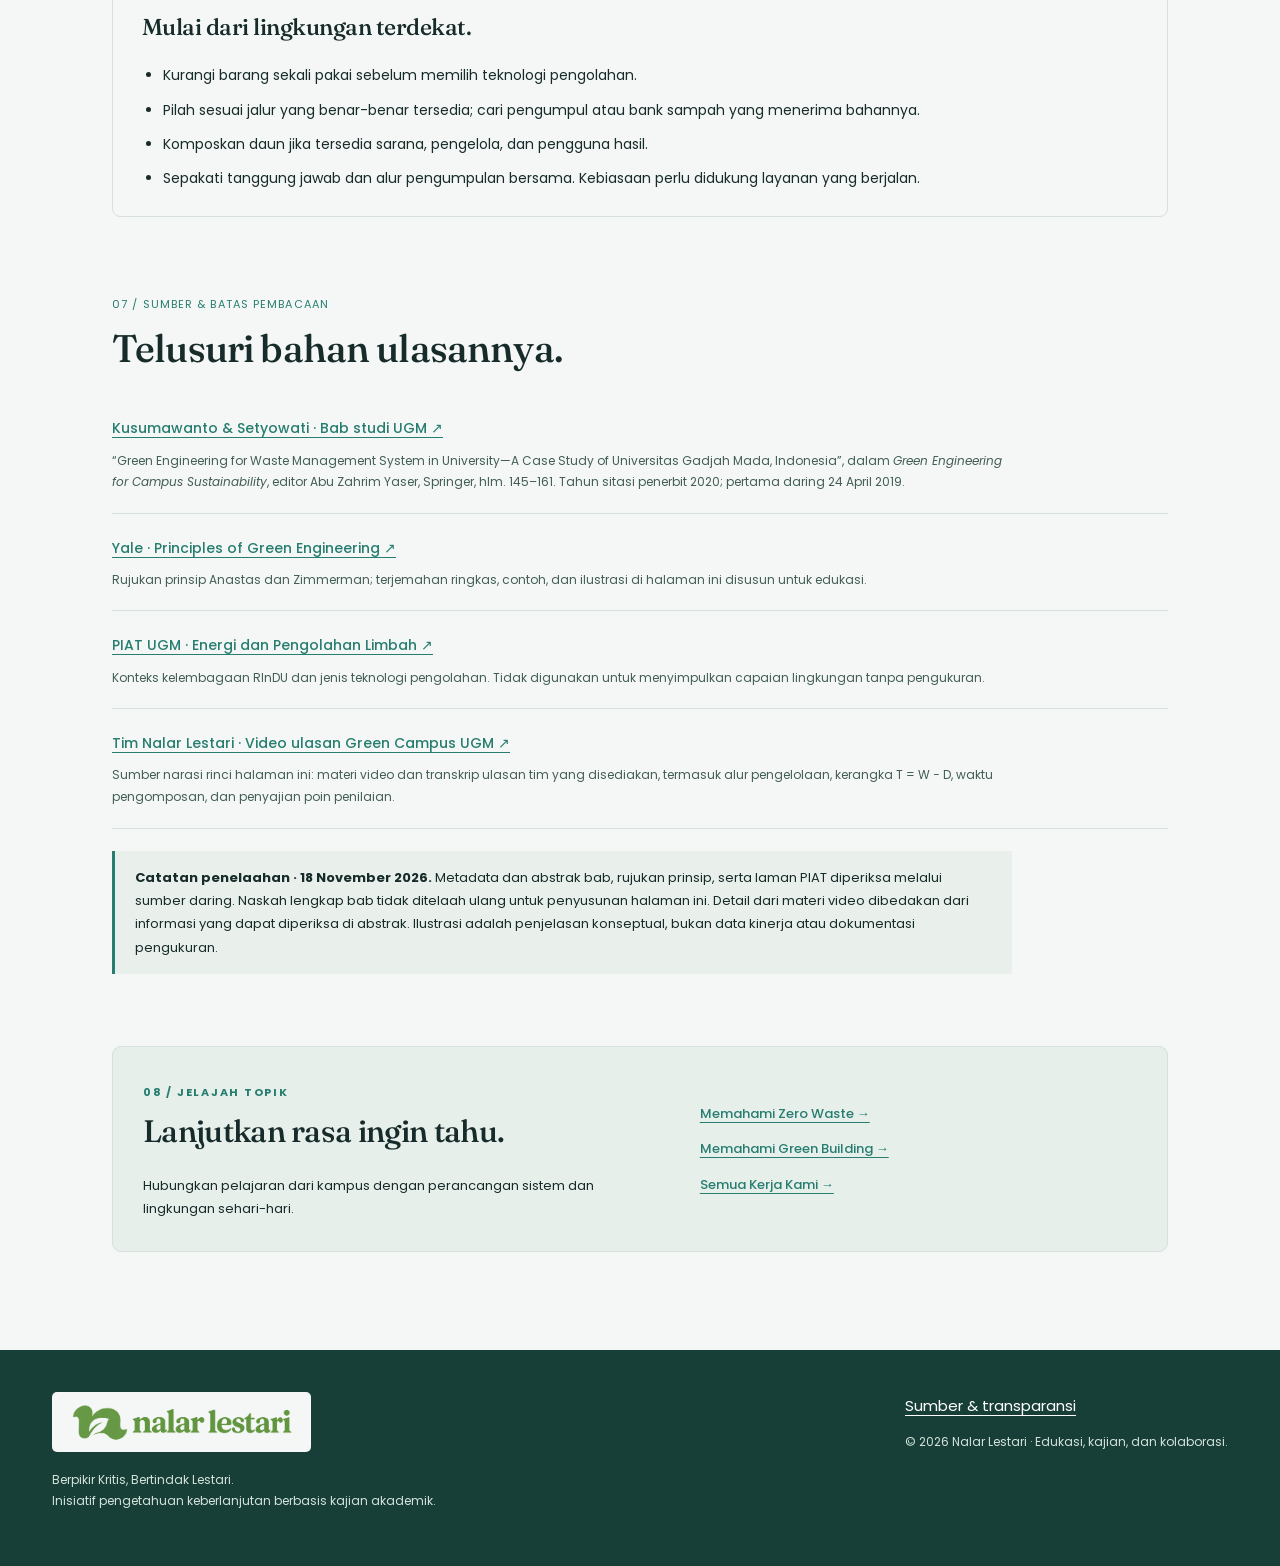
<file: kerja-kami/green-campus-ugm/index.html>
<!doctype html><html lang="id"><head><meta charset="utf-8"><meta name="viewport" content="width=device-width,initial-scale=1"><meta name="theme-color" content="#173f38"><meta name="description" content="Ulasan studi literatur pengelolaan sampah UGM: video, 12 prinsip rekayasa hijau, alur material, dan evaluasi historis."><title>Studi Literatur Green Campus UGM | Nalar Lestari</title><link rel="icon" type="image/png" href="../../assets/brandmark-nalar-lestari.png"><link rel="stylesheet" href="../../style.css?v=20261118"></head><body><a class="skip" href="#main">Langsung ke konten</a><header><div class="wrap"><a href="../../" class="wordmark brand-link"><span class="brand-viewport"><img src="../../assets/logo-nalar-lestari.png" width="1280" height="426" alt="Nalar Lestari — Beranda" fetchpriority="high"></span></a><button id="menu" aria-expanded="false" aria-controls="nav" aria-label="Buka navigasi">☰</button><nav id="nav" aria-label="Navigasi utama"><a href="../../">Beranda</a><a href="../../tentang/">Tentang Kami</a><details class="nav-dropdown" data-section="/wawasan"><summary>Wawasan <span aria-hidden="true">⌄</span></summary><div class="dropdown-panel"><a href="../../wawasan/">Semua Wawasan</a><div id="knowledge-menu"></div></div></details><details class="nav-dropdown" data-section="/kerja-kami"><summary>Kerja Kami <span aria-hidden="true">⌄</span></summary><div class="dropdown-panel"><a href="../../kerja-kami/">Semua Kerja Kami</a><div id="work-menu"></div></div></details></nav></div></header><main id="main"><p class="wrap">Memuat kajian…</p></main><noscript><p class="noscript">Aktifkan JavaScript untuk membaca kajian dan menggunakan fitur interaktif.</p></noscript><footer class="footer"><div class="wrap"><div><a class="wordmark brand-link footer-brand" href="../../"><span class="brand-viewport"><img src="../../assets/logo-nalar-lestari.png" width="1280" height="426" alt="Nalar Lestari — Beranda" loading="lazy"></span></a><p>Berpikir Kritis, Bertindak Lestari.<br>Inisiatif pengetahuan keberlanjutan berbasis kajian akademik.</p></div><div><a href="../../kerja-kami/pandansimo-zero-waste/#referensi">Sumber & transparansi</a><p>© 2026 Nalar Lestari · Edukasi, kajian, dan kolaborasi.</p></div></div></footer><script type="module" src="../../app.js?v=20261118"></script></body></html>
</file>
<file: style.css>
@import url('https://fonts.googleapis.com/css2?family=Fraunces:opsz,wght@9..144,400;9..144,500;9..144,600;9..144,700&family=Poppins:wght@400;500;600;700&display=swap');
:root{--forest:#173f38;--teal:#267d70;--sage:#a6cdb7;--mist:#f4f7f5;--ink:#172b2a;--muted:#576e66;--line:#d5e1da}*{box-sizing:border-box}body{margin:0;color:var(--ink);background:var(--mist);font:15px/1.8 'Poppins',sans-serif}h1,h2,h3,.wordmark,.num{font-family:'Fraunces',serif;line-height:1.15;letter-spacing:-.022em}h1{font-size:clamp(36px,5.1vw,68px);font-weight:500;margin:20px 0 25px;max-width:940px}h2{font-size:clamp(27px,3vw,40px);font-weight:500;margin:10px 0 24px}h3{font-size:23px;font-weight:500}a{color:var(--teal);text-underline-offset:4px}button,input,select{font:inherit}button,a,input,select,summary{outline-offset:5px}button{cursor:pointer}button:focus-visible,a:focus-visible{outline:3px solid #cb9b43}button,.button{border:1px solid var(--line);border-radius:6px;padding:10px 18px;background:#fff;color:var(--forest);text-decoration:none;display:inline-block;font-weight:600}button:hover,.button:hover{background:#e8f0eb}button[aria-pressed=true],.button.primary{background:var(--forest);color:#fff;border-color:var(--forest)}.wrap{max-width:1240px;margin:auto;padding:0 32px}header{height:84px;background:#fff;border-bottom:1px solid var(--line);position:sticky;top:0;z-index:10}header .wrap{display:flex;align-items:center;justify-content:space-between;height:100%}.wordmark{font-weight:700;font-size:25px;color:var(--forest);text-decoration:none;display:flex;align-items:center;gap:10px}.symbol{font-size:30px;color:var(--teal)}nav{display:flex;gap:30px}nav a{text-decoration:none;font-size:13px;color:var(--ink);padding:26px 0}nav a.active{color:var(--teal);border-bottom:2px solid var(--teal)}#menu{display:none}.eyebrow{font-size:11px;text-transform:uppercase;letter-spacing:.16em;font-weight:700;color:var(--teal)}.hero{padding:55px 0 46px;background:#eaf1ed;border-bottom:1px solid var(--line);position:relative;overflow:hidden}.hero .wrap{position:relative;z-index:1}.hero:after{content:'';width:470px;height:470px;border:1px solid #bfd0c7;border-radius:48% 52% 35% 65%;position:absolute;right:-150px;top:-150px;box-shadow:0 0 0 40px #eaf1ed,0 0 0 41px #d3dfd7,0 0 0 80px #eaf1ed,0 0 0 81px #d3dfd7;transform:rotate(-25deg)}.hero p{max-width:780px;font-size:17px;color:var(--muted)}.breadcrumb{font-size:12px;color:var(--muted);margin-bottom:32px}.breadcrumb a{color:inherit}.badge{font-size:11px;font-weight:600;display:inline-block;background:#dbe9df;color:var(--forest);padding:4px 10px;border-radius:3px;letter-spacing:.02em}.meta{display:flex;gap:22px;flex-wrap:wrap;margin-top:30px;font-size:12px;color:var(--muted)}.layout{display:grid;grid-template-columns:190px minmax(0,1fr);gap:50px;padding-top:55px;padding-bottom:70px}.toc{position:sticky;top:110px;align-self:start;font-size:12px}.toc a{display:block;text-decoration:none;color:var(--muted);padding:9px 0;border-bottom:1px solid var(--line)}.toc a:hover{color:var(--teal)}section{scroll-margin-top:110px;margin-bottom:62px}.intro{font-size:18px}.section-top{display:flex;justify-content:space-between;align-items:end;gap:18px}.section-top h2{margin-bottom:12px}.muted,small{color:var(--muted)}.note{border-left:3px solid var(--teal);background:#e9f0eb;padding:15px 20px;font-size:13px;margin:22px 0}.grid{display:grid;grid-template-columns:repeat(3,minmax(0,1fr));gap:20px}.grid.two{grid-template-columns:repeat(2,minmax(0,1fr))}.card{background:#fff;border:1px solid var(--line);padding:27px;border-radius:9px}.card h3{margin:15px 0}.card p{font-size:14px}.card a{font-weight:600}.dark{background:var(--forest);color:#fff;border:0}.dark p,.dark .eyebrow,.dark small{color:#c0d9ce}.dark a{color:#d4ecd9}.tabs{display:flex;flex-wrap:wrap;gap:8px;margin:20px 0}.timeline{border-left:1px solid #aec6b7;margin:26px 0 0 7px}.timeline details{padding:0 0 18px 25px;position:relative}.timeline details:before{content:'';width:9px;height:9px;background:var(--teal);border:4px solid var(--mist);box-sizing:content-box;border-radius:50%;position:absolute;left:-9px;top:7px}.timeline summary{display:grid;grid-template-columns:125px 1fr;gap:15px;cursor:pointer;list-style:none}.timeline summary:after{content:'+';position:absolute;right:0;color:var(--teal)}.timeline summary strong{padding-right:22px;font-weight:500}.timeline details[open] summary:after{content:'−'}.timeline details p{margin-left:140px;font-size:13px;padding-right:20px}.date{font-size:12px;color:var(--teal);font-weight:600}.source{font-size:12px;display:inline-block;margin-top:8px}.chart{padding:30px;background:#fff;border:1px solid var(--line);border-radius:10px}.chart-row{display:grid;grid-template-columns:145px 1fr 105px;align-items:center;gap:15px;margin:21px 0;width:100%;background:transparent;border:0;padding:0;text-align:left;font-size:13px;font-weight:500}.bar{height:32px;background:#edf2ee;border-radius:3px;overflow:hidden}.bar i{height:100%;background:var(--teal);display:block;transition:width .3s}.chart-row:nth-of-type(2n) .bar i{background:#629a80}.chart-row:hover{background:transparent}.chart-row[aria-pressed=true]{color:var(--forest);background:#edf4ee}.chart-row b{text-align:right;font-size:13px}.warning{font-size:12px;font-weight:600;color:#66552f;background:#f5f0e5;padding:12px 16px}.table-scroll{overflow-x:auto;border:1px solid var(--line);border-radius:8px}table{border-collapse:collapse;width:100%;font-size:12px;background:#fff;min-width:790px}th,td{text-align:left;vertical-align:top;padding:17px;border-bottom:1px solid var(--line)}th{background:#e4eee6;color:var(--forest);font-size:11px;text-transform:uppercase;letter-spacing:.05em}td{min-width:150px}td:first-child{font-weight:600}.flow{display:grid;grid-template-columns:repeat(5,1fr);gap:9px;margin:25px 0}.flow div{background:#e5eee7;border-top:3px solid var(--teal);padding:16px 12px;font-size:12px}.flow strong{display:block;font-size:14px;line-height:1.4;margin-bottom:10px}.flow span{font-size:11px;color:var(--muted)}.explorer{background:#fff;border:1px solid var(--line);border-radius:9px;padding:28px}.explorer-head{display:flex;justify-content:space-between;align-items:center;gap:20px}.explorer select,input[type=search]{padding:12px;background:#fff;border:1px solid #b7cabc;border-radius:5px;max-width:100%;color:var(--ink)}.result-list{display:grid;grid-template-columns:repeat(2,1fr);gap:16px}.result{border-top:1px solid var(--line);padding:20px 0}.result h3{font-size:20px}.result p{font-size:13px}.refs{counter-reset:refs}.ref{padding:18px 0;border-bottom:1px solid var(--line);font-size:13px}.ref small{display:block}.footer{background:var(--forest);color:#d3e3da;padding:42px 0}.footer .wrap{display:flex;justify-content:space-between;gap:30px}.footer a{color:#fff}.footer p{font-size:12px}.home-hero{padding:85px 0}.home-hero h1{max-width:760px}.home-content{padding-top:55px;padding-bottom:30px}.feature{display:grid;grid-template-columns:1.1fr 1fr;gap:35px;align-items:center}.visual{min-height:300px;padding:40px;background:var(--forest);border-radius:10px;color:#d9ebdf;display:flex;flex-direction:column;justify-content:center}.visual .num{font-size:70px;color:#fff}.visual-line{height:1px;background:#598574;margin:15px 0}.article{max-width:850px;margin:55px auto;padding:0 25px}.hierarchy details{background:#fff;border:1px solid var(--line);padding:15px 22px;margin:8px 0;border-left:5px solid var(--teal)}.hierarchy summary{cursor:pointer;font-weight:600}.hierarchy details:last-child{border-left-color:#a7654b}.search-controls{display:flex;gap:15px;flex-wrap:wrap;margin:30px 0}.empty{padding:30px;border:1px dashed #aac3b3;border-radius:6px;color:var(--muted)}.skip{position:absolute;left:-9999px}.skip:focus{left:10px;top:10px;background:#fff;z-index:30}.hidden{display:none!important}.video{aspect-ratio:16/9;background:var(--forest);display:flex;align-items:center;justify-content:center;border-radius:9px;text-align:center;color:#fff;margin:30px 0}.video iframe{width:100%;height:100%;border:0}.section-number{font-size:11px;color:var(--teal);letter-spacing:.1em}.revision{display:flex;gap:25px;border-top:1px solid var(--line);padding:14px 0;font-size:13px}a.card{display:block;color:inherit;text-decoration:none}a.card.dark{color:#fff}a.card:focus-visible{outline:3px solid var(--teal);outline-offset:4px}.card:hover{border-color:#7b9f88}.noscript{padding:30px}.obs-photo{width:100%;max-height:280px;object-fit:contain}footer .wordmark{color:#fff}@media(max-width:850px){nav{gap:15px}.layout{grid-template-columns:1fr;gap:20px}.toc{position:static;display:flex;gap:16px;overflow-x:auto;white-space:nowrap;padding-bottom:15px}.toc .eyebrow{display:none}.toc a{border:0}.grid{grid-template-columns:1fr 1fr}.flow{grid-template-columns:1fr 1fr}.feature{grid-template-columns:1fr}.hero h1{font-size:46px}.wrap{padding:0 24px}}@media(max-width:600px){header{height:70px}.wordmark{font-size:22px}#menu{display:block;padding:4px 10px}nav{display:none;position:absolute;top:70px;left:0;right:0;background:#fff;padding:15px 25px;box-shadow:0 12px 18px #173f3810}nav.open{display:flex;flex-direction:column;gap:0}nav a{padding:12px 0}.hero{padding:32px 0}.hero h1{font-size:37px}.hero p{font-size:15px}.wrap{padding:0 20px}.layout{padding-top:25px}.grid,.grid.two,.result-list{grid-template-columns:1fr}.chart{padding:18px}.chart-row{grid-template-columns:100px 1fr 75px;gap:8px;font-size:11px}.chart-row b{font-size:11px}.timeline summary{grid-template-columns:1fr;gap:0}.timeline details p{margin-left:0}.explorer{padding:20px}.explorer-head{display:block}.flow{grid-template-columns:1fr}.flow div{display:flex;gap:15px;align-items:center}.flow strong{margin:0;min-width:110px}.footer .wrap{display:block}.section-top{display:block}section{margin-bottom:45px}.card{padding:23px}.meta{gap:12px}.home-hero{padding:50px 0}.visual .num{font-size:54px}}@media(prefers-reduced-motion:reduce){*{scroll-behavior:auto!important;transition:none!important}}
/* Photographic homepage composition */
.home-intro{margin:0;padding-top:64px;background:#fff;text-align:center}.home-intro h1{max-width:1000px;margin:20px auto 24px;font-size:clamp(40px,5.2vw,72px);font-weight:500;line-height:1.08;color:var(--forest)}.home-intro h1 span{color:var(--teal)}.home-intro>.wrap>p{font-size:16px;line-height:1.9;color:var(--muted);margin:0 auto 40px}.home-landscape{position:relative;max-width:1440px;height:420px;margin:0 auto;overflow:hidden;background:var(--forest)}.home-landscape>img{width:100%;height:100%;object-fit:cover;object-position:50% 48%;display:block}.landscape-shade{position:absolute;inset:0;background:linear-gradient(180deg,transparent 30%,#082e2870 100%)}.landscape-cta{position:absolute;bottom:65px;left:50%;transform:translateX(-50%);display:flex;align-items:center;gap:32px;white-space:nowrap;background:#fff;color:var(--forest);padding:15px 25px;border-radius:50px;font-size:14px;font-weight:600;text-decoration:none;box-shadow:0 3px 20px #092c2830}.landscape-cta span{font-size:20px}.landscape-cta:hover{background:#e1eee5}.home-landscape figcaption{position:absolute;bottom:15px;left:20px;right:20px;color:#fff;font-size:10px;text-shadow:0 1px 4px #000}.home-landscape figcaption a{color:#fff}.home-content{padding-top:68px}.explore-heading{text-align:center;margin-bottom:30px}.explore-heading h2{margin-top:12px}.explore-grid{display:grid;grid-template-columns:1fr 1fr;gap:24px}.photo-card{position:relative;display:block;min-width:0;height:340px;border-radius:12px;overflow:hidden;background:var(--forest);color:#fff;text-decoration:none}.photo-card>img{width:100%;height:100%;object-fit:cover;display:block;transition:transform .35s}.photo-card:after{content:'';position:absolute;inset:0;background:linear-gradient(180deg,#06251c00 10%,#06251ceb 100%)}.photo-card:hover>img{transform:scale(1.035)}.photo-card-content{position:absolute;z-index:1;bottom:30px;left:30px;right:30px;padding-right:35px}.photo-card .eyebrow{color:#d2e8d9}.photo-card h3{font-size:30px;line-height:1.15;margin:12px 0}.photo-card p{color:#e1eee6;font-size:14px;margin:0}.photo-arrow{position:absolute;right:0;bottom:0;font-size:27px}.image-note{font-size:10px;color:var(--muted);margin-top:12px}.image-note a{color:inherit}@media(max-width:600px){.home-intro{padding-top:38px}.home-intro h1{font-size:39px}.home-intro>.wrap>p{font-size:14px;margin-bottom:28px}.desktop-break{display:none}.home-landscape{height:340px}.home-landscape figcaption{font-size:9px;line-height:1.5}.landscape-cta{bottom:75px;padding:12px 21px}.home-content{padding-top:42px}.explore-grid{grid-template-columns:1fr;gap:18px}.photo-card{height:300px}.photo-card-content{left:24px;right:24px;bottom:24px}.photo-card h3{font-size:27px}}
/* Navigation: native disclosures support touch and keyboard. */
nav{align-items:center;gap:28px}.nav-dropdown{position:relative}.nav-dropdown summary{font-size:13px;cursor:pointer;list-style:none;padding:26px 0;display:flex;align-items:center;gap:8px}.nav-dropdown summary::-webkit-details-marker{display:none}.nav-dropdown.section-active>summary{color:var(--teal);border-bottom:2px solid var(--teal)}.nav-dropdown[open]>summary span{transform:rotate(180deg)}.dropdown-panel{position:absolute;top:100%;right:0;min-width:265px;background:#fff;border:1px solid var(--line);border-radius:9px;padding:10px;box-shadow:0 12px 30px #173f3820}.dropdown-panel a{display:block;padding:12px 14px;border:0;border-radius:5px;line-height:1.5}.dropdown-panel a:hover,.dropdown-panel a.active{background:#eaf1ed}.hierarchy-visual{display:grid;grid-template-columns:minmax(0,1.1fr) minmax(0,1fr);gap:25px;align-items:start;margin:28px 0}.hierarchy-stack{display:flex;flex-direction:column;align-items:center;gap:7px}.hierarchy-direction{font-size:11px;text-align:center;margin:0 0 10px;color:var(--muted)}.hierarchy-step{border:2px solid transparent;display:flex;align-items:center;justify-content:center;gap:9px;width:100%;min-height:58px;border-radius:7px;color:#fff;background:#173f38;padding:10px 12px;font-size:12px;line-height:1.4;transition:transform .15s}.hierarchy-step:hover{transform:translateY(-2px);background:#173f38;color:#fff}.hierarchy-step[aria-pressed=true]{border-color:#172b2a;box-shadow:0 0 0 3px #fff,0 0 0 5px #267d70}.step-number{font-size:10px;opacity:.8}.step-1{width:92%;background:#246652}.step-2{width:84%;background:#327b65}.step-3{width:76%;background:#a9cba9;color:#173f38}.step-4{width:68%;background:#e3d29a;color:#443918}.step-5{width:60%;background:#d9b18d;color:#49301f}.step-6{width:100%;margin-top:16px;flex-wrap:wrap;border:1px dashed #a14d45;background:#f5e7e4;color:#853d35}.step-6 small{width:100%;color:inherit;font-size:10px}.hierarchy-detail{padding:25px;background:#fff;border:1px solid var(--line);border-radius:10px;position:sticky;top:110px}.hierarchy-detail h3{font-size:27px}.hierarchy-detail p{font-size:14px}.hierarchy-detail strong{font-size:12px}.hierarchy-detail .note{margin:20px 0}.hierarchy-detail small{font-size:12px}@media(max-width:700px){.hierarchy-visual{grid-template-columns:1fr}.hierarchy-detail{position:static}.hierarchy-step{font-size:13px}.hierarchy-stack{max-width:480px;width:100%;margin:auto}}@media(max-width:600px){nav{align-items:stretch}.nav-dropdown summary{padding:12px 0}.dropdown-panel{position:static;box-shadow:none;min-width:0;margin:0 0 10px;border-radius:5px;background:#f4f7f5}.dropdown-panel a{padding:10px 14px}.nav-dropdown.section-active>summary{border:0}nav.open{max-height:calc(100dvh - 70px);overflow-y:auto}}

/* Visual learning diagrams and aligned in-page outline */
.source{font-size:inherit}
.toc a{line-height:1.5;padding:10px 0}
.system-diagram{margin:0 0 24px;padding:20px;background:#f4f7f5;border:1px solid var(--line);border-radius:9px}
.linear-diagram{display:grid;grid-template-columns:minmax(0,1fr) auto minmax(0,1fr) auto minmax(0,1fr) auto minmax(0,1fr);align-items:center;gap:10px}
.system-node{position:relative;min-width:0;min-height:105px;padding:14px 12px;display:flex;flex-direction:column;justify-content:center;gap:4px;border:1px solid #cad9cf;border-radius:8px;background:#fff;text-align:center}
.system-node b{font-size:10px;letter-spacing:.12em;color:var(--teal)}
.system-node strong{font-size:14px;line-height:1.3;color:var(--ink)}
.system-node small{font-size:11px;line-height:1.4}
.system-arrow{font-size:22px;font-weight:700;color:var(--teal)}
.linear-diagram .discard{background:#f5e7e4;border-color:#d9b0a9}
.linear-diagram .discard b,.linear-diagram .discard strong{color:#853d35}
.circular-diagram{position:relative;max-width:520px;margin-left:auto;margin-right:auto;padding:24px}
.cycle-grid{display:grid;grid-template-columns:1fr 1fr;gap:40px 78px}
.cycle-grid .system-node{z-index:1}
.cycle-arrow{position:absolute;z-index:2;color:var(--teal);font-size:24px;font-weight:700;line-height:1}
.cycle-one .cycle-arrow{right:-58px;top:38px}
.cycle-two .cycle-arrow{right:calc(50% - 8px);bottom:-34px}
.cycle-three .cycle-arrow{left:-58px;top:38px}
.cycle-four .cycle-arrow{left:calc(50% - 8px);top:-34px}
.cycle-center{position:absolute;left:50%;top:50%;transform:translate(-50%,-50%);z-index:0;width:84px;height:84px;border:1px dashed #8ab29d;border-radius:50%;display:flex;flex-direction:column;align-items:center;justify-content:center;background:#e5efe8;color:var(--teal);font-size:28px;line-height:1}
.cycle-center span{font-size:9px;text-align:center;line-height:1.3;color:var(--forest)}
#system-view h3{margin-top:8px}
@media(max-width:700px){.linear-diagram{grid-template-columns:1fr;gap:5px}.linear-diagram .system-node{min-height:72px}.linear-diagram .system-arrow{justify-self:center;transform:rotate(90deg);font-size:18px}.circular-diagram{padding:18px 12px}.cycle-grid{gap:40px 44px}.cycle-one .cycle-arrow{right:-37px}.cycle-three .cycle-arrow{left:-37px}.cycle-center{width:70px;height:70px}}

/* Tentang Kami */
.about-page{padding-top:65px;padding-bottom:22px}
.about-intro{display:grid;grid-template-columns:minmax(0,1.5fr) minmax(260px,.75fr);gap:65px;align-items:start}
.about-intro>div p{max-width:760px}
.about-identity{background:#e5efe8;border:1px solid #d2e2d7;border-radius:12px;padding:28px 30px}
.about-identity>div{padding:19px 0;border-bottom:1px solid #c9dbcf}
.about-identity>div:last-child{border-bottom:0;padding-bottom:0}
.about-identity strong{font-family:'Fraunces',serif;font-size:21px;line-height:1.2;color:var(--forest)}
.about-identity p{font-size:13px;line-height:1.65;margin:8px 0}
.about-identity a{font-size:12px;font-weight:700}
.about-vision{background:var(--forest);color:#fff;padding:50px 55px;border-radius:14px;display:flex;align-items:center;justify-content:space-between;gap:30px}
.about-vision>div{max-width:820px}.about-vision .eyebrow{color:#b2ddc5}.about-vision h2{color:#fff;margin-top:15px}.about-vision p{color:#d1e5da;font-size:17px;margin-bottom:0}.about-vision-mark{font-family:'Fraunces',serif;font-size:110px;line-height:1;color:#78ab91;opacity:.8}
.about-missions{margin-top:28px}.about-missions .card h3{font-size:21px}.about-missions .card p{margin-bottom:0}
.about-goals{margin-top:30px}.about-goal{border-top:2px solid var(--teal);padding:20px 5px 0}.about-goal span{font-size:23px;color:var(--teal)}.about-goal h3{margin:14px 0 10px}.about-goal p{font-size:14px;color:var(--muted);margin:0}
.about-editorial{padding:32px 36px;border:1px solid var(--line);border-radius:12px;background:#fff}.about-editorial p{max-width:850px}.about-editorial a{font-weight:600}
@media(max-width:800px){.about-intro{grid-template-columns:1fr;gap:22px}.about-vision{padding:35px}.about-vision-mark{font-size:75px}.about-goals{grid-template-columns:1fr}}
@media(max-width:600px){.about-page{padding-top:40px}.about-vision{padding:28px 25px}.about-vision p{font-size:15px}.about-vision-mark{display:none}.about-editorial{padding:25px}}

/* Kajian Pantai Baru Pandansimo: pembacaan lahan dan catatan lapangan. */
.land-heading{display:flex;justify-content:space-between;align-items:end;gap:28px}
.land-heading h2{margin-bottom:18px}.land-heading p{max-width:590px;margin:0}
.land-period{white-space:nowrap;font-family:'Fraunces',serif;font-size:clamp(24px,3vw,40px);color:#557f69;line-height:1.1}
.land-period span{font-family:'Poppins',sans-serif;font-size:.7em;color:#86a796}
.imagery-pending{display:grid;grid-template-columns:1fr 1fr;gap:12px;margin:30px 0 25px}
.imagery-pending>div{min-height:180px;display:flex;flex-direction:column;justify-content:end;gap:4px;padding:23px 25px;border:1px dashed #a9c0b1;border-radius:10px;background:#e9f0eb;color:#557267}
.imagery-pending span,.imagery-pending small{font-size:11px;letter-spacing:.06em}.imagery-pending strong{font-family:'Fraunces',serif;font-size:38px;color:var(--forest);line-height:1.15}
.land-insights{display:grid;grid-template-columns:repeat(3,minmax(0,1fr));gap:22px;margin:28px 0}
.land-insights>div{border-top:2px solid #8eb19e;padding-top:15px}.land-insights span{display:block;color:var(--teal);font-size:11px;font-weight:700}.land-insights strong{display:block;margin:6px 0;color:var(--forest);font-size:14px}.land-insights p{margin:0;font-size:13px;line-height:1.7;color:var(--muted)}
.field-note,.field-method{padding:20px 23px;border-left:3px solid var(--teal);background:#e9f0eb;color:#38564b;font-size:13px;line-height:1.75}
.field-section>.intro{max-width:760px}.field-lead{max-width:770px;color:var(--muted)}
.field-photo{min-width:0;margin:0}.field-photo img{display:block;width:100%;height:100%;object-fit:cover;background:#d8e5da;border-radius:9px}
.field-photo figcaption{margin-top:8px;color:var(--muted);font-size:10px;line-height:1.55}.field-photo figcaption span{white-space:normal}
.field-hero-photo{margin:30px 0 50px}.field-hero-photo img{height:auto;aspect-ratio:2/1;object-position:center 55%;border-radius:12px}
.field-story{display:grid;grid-template-columns:minmax(0,.95fr) minmax(0,1.05fr);gap:24px 34px;align-items:start;padding:42px 0;border-top:1px solid #cbdcd2}
.field-story h3{font-size:clamp(25px,2.4vw,32px);margin:14px 0;line-height:1.16;color:var(--forest)}.field-copy p{font-size:14px;line-height:1.85;color:#344d43}.field-copy .field-caveat{color:var(--muted);font-size:12px}
.field-kicker{font-size:10px;letter-spacing:.14em;text-transform:uppercase;font-weight:700;color:var(--teal)}.field-kicker span{font-family:'Fraunces',serif;font-size:18px;letter-spacing:0;margin-right:9px}
.field-source{display:inline-block;border:1px solid #bfd3c5;border-radius:30px;padding:5px 10px;font-size:10px;color:#386051;background:#f2f7f3;line-height:1.5}
.field-visuals{display:grid;grid-template-columns:repeat(2,minmax(0,1fr));gap:14px}.field-photo-main{grid-column:1/-1}.field-photo-main img{aspect-ratio:4/3}.field-photo-extra img{aspect-ratio:4/3}
.field-visuals .field-photo-extra:last-child:nth-child(even){grid-column:1/-1}.field-visuals .field-photo-extra:last-child:nth-child(even) img{aspect-ratio:16/9}
.field-story:nth-child(even) .field-copy{order:2}.field-story:nth-child(even) .field-visuals{order:1}.field-story:nth-child(even) .field-proposal{order:3}
.field-stat{display:flex;flex-direction:column;gap:4px;border-left:3px solid #7bab90;background:#e8f1e9;padding:16px 18px;margin:18px 0}.field-stat strong{font-family:'Fraunces',serif;font-size:25px;color:var(--forest);line-height:1.2}.field-stat span{font-size:11px;line-height:1.6;color:var(--muted)}
.field-citations a{font-size:12px}.field-proposal{grid-column:1/-1;padding:24px 26px;border-radius:10px;background:#e9f1ea;border:1px solid #d0e0d3}.field-proposal h4{font-family:'Fraunces',serif;color:var(--forest);font-size:20px;margin:8px 0}.field-proposal p{max-width:850px;font-size:13px;margin:8px 0}.field-proposal small{font-size:11px}
.mini-flow{display:flex;flex-wrap:wrap;gap:8px;margin:17px 0}.mini-flow span{padding:7px 10px;border:1px solid #b8d0bf;border-radius:5px;background:#fff;color:#315c49;font-size:11px;font-weight:600}.mini-flow span:not(:last-child):after{content:' →';color:#629a80}
.field-method{margin:10px 0 25px}.field-method p{margin:5px 0 0}.field-history{border:1px solid var(--line);background:#fff;border-radius:9px;padding:20px 24px}.field-history summary{font-weight:600;cursor:pointer;color:var(--forest)}.field-history .revision:first-of-type{margin-top:18px}
@media(max-width:760px){.land-heading{align-items:start;flex-direction:column;gap:15px}.land-insights{grid-template-columns:1fr;gap:16px}.field-story{grid-template-columns:1fr;gap:20px;padding:34px 0}.field-story:nth-child(even) .field-copy,.field-story:nth-child(even) .field-visuals{order:initial}.field-proposal{grid-column:auto}.field-hero-photo{margin-bottom:35px}.field-hero-photo img{aspect-ratio:16/10}}
@media(max-width:500px){.imagery-pending{gap:8px}.imagery-pending>div{min-height:145px;padding:15px}.imagery-pending strong{font-size:31px}.imagery-pending small{font-size:10px}.field-photo-main img{aspect-ratio:4/3}.field-proposal{padding:20px}.field-stat strong{font-size:22px}.mini-flow{gap:5px}.mini-flow span{font-size:10px}}

/* Perbandingan citra statis: seluruh logo dan atribusi pada gambar tetap terlihat. */
.imagery-browser{margin:28px 0;background:#e6efe8;border:1px solid #d1e1d6;border-radius:12px;padding:23px}
.imagery-controls{display:flex;justify-content:space-between;align-items:center;gap:18px;margin-bottom:18px}.imagery-controls p{margin:3px 0 0;font-size:12px;color:var(--muted)}
.imagery-years{display:flex;flex-wrap:wrap;gap:7px}.imagery-years button{padding:8px 12px;font-size:12px;line-height:1.3;border-color:#b8d1c0;background:#fff}.imagery-years button[aria-pressed=true]{background:var(--forest);border-color:var(--forest);color:white}
.imagery-compare{display:grid;grid-template-columns:1fr 1fr;gap:14px}.imagery-card{min-width:0;margin:0;background:#fff;border:1px solid #d1dfd5;border-radius:8px;overflow:hidden}.imagery-card-top{display:flex;justify-content:space-between;align-items:center;gap:15px;padding:10px 13px;color:var(--forest)}.imagery-card-top span{font-size:10px;letter-spacing:.1em;font-weight:700}.imagery-card-top strong{font-family:'Fraunces',serif;font-size:22px;line-height:1.2}.imagery-card img{display:block;width:100%;height:auto;object-fit:contain;background:#d9e2db}.imagery-card figcaption{padding:9px 12px;color:#38584a;font-size:11px;line-height:1.5;overflow-wrap:anywhere}.imagery-status{color:#4e6c5b;font-size:12px;margin:12px 0 0}
@media(max-width:720px){.imagery-controls{align-items:start;flex-direction:column}.imagery-compare{grid-template-columns:1fr}.imagery-browser{padding:16px}.imagery-card figcaption{font-size:11px}}
@media(max-width:420px){.imagery-years{gap:5px}.imagery-years button{padding:8px 10px}.imagery-card-top strong{font-size:20px}}

/* Kajian Pandansimo: alur baca dan kontras teks. */
.research-page{--teal:#185f50;--muted:#3a544b;font-size:16px;line-height:1.8}
.research-page .hero p{max-width:760px;color:#334f46}
.research-page .layout{gap:48px}
.research-page .toc a{font-size:13px;color:#315147}
.research-page .toc a:hover{color:#124d40;text-decoration:underline}
.research-page .section-number,.research-page .eyebrow{font-size:12px;font-weight:700;letter-spacing:.1em}
.research-page section{margin-bottom:78px}
.research-page .research-intro>.intro{max-width:760px;color:#193e32;font-weight:500}
.research-brief{padding:25px 28px;border-left:4px solid #185f50;border-radius:0 9px 9px 0;background:#e4efe7}
.research-brief>strong{display:block;font-family:'Fraunces',serif;font-size:22px;line-height:1.25;color:#173f38}
.research-brief p{margin:10px 0 0;color:#263f34;font-size:15px}
.path-heading{margin:32px 0 14px;color:#173f38;font-size:20px}
.study-path{display:grid;grid-template-columns:repeat(3,minmax(0,1fr));gap:12px}
.study-path a{display:flex;flex-direction:column;gap:8px;padding:20px;border:1px solid #b8d1c0;border-radius:9px;background:#fff;color:#173f38;text-decoration:none}
.study-path a:hover{border-color:#185f50;background:#eef5f0}
.study-path a span{font-size:11px;letter-spacing:.1em;font-weight:700;color:#185f50}
.study-path a strong{font-family:'Fraunces',serif;font-size:19px;line-height:1.25}
.study-path a small{color:#3a544b;font-size:13px;line-height:1.6}
.research-start{margin-top:24px}
.research-method,.field-details{background:#fff;border:1px solid #c8d9ce;border-radius:8px;padding:16px 20px;color:#203e33}
.research-method summary,.field-details summary{cursor:pointer;font-weight:600;color:#155b4a}
.research-method p,.field-details p{font-size:14px;line-height:1.75}
.field-index{display:flex;flex-wrap:wrap;gap:8px;margin:24px 0 0}
.field-index a{padding:7px 12px;border:1px solid #b2cbb9;border-radius:30px;background:#fff;color:#165a49;text-decoration:none;font-size:12px;font-weight:600;line-height:1.5}
.field-index a:hover{background:#e5efe8;text-decoration:underline}
.research-page .field-story:nth-child(even) .field-copy,.research-page .field-story:nth-child(even) .field-visuals,.research-page .field-story:nth-child(even) .field-proposal{order:initial}
.research-page .field-story h3{margin-top:10px}
.research-page .field-copy .field-summary{font-size:15px;color:#263f34}
.research-page .field-details{margin-top:16px}
.research-page .field-details p:last-child{margin-bottom:0}
.research-page .field-kicker,.research-page .field-source{font-size:12px}
.research-page .field-photo figcaption,.research-page .imagery-card figcaption,.research-page .field-stat span,.research-page .field-proposal small{font-size:12px;line-height:1.65;color:#334f43}
.research-page .field-caveat,.research-page .field-lead,.research-page .land-insights p{color:#3a544b}
.research-page .land-period,.research-page .land-period span{color:#315e4e}
.research-page .field-note,.research-page .field-method,.research-page .imagery-status{color:#304d40}
.research-page .field-note,.research-page .field-method,.research-page .field-copy p,.research-page .land-insights p,.research-page .field-proposal p{font-size:14px}
.research-page .source,.research-page .ref,.research-page table{font-size:13px}
@media(max-width:850px){.research-page .layout{gap:20px}.research-page .toc{gap:20px}}
@media(max-width:700px){.study-path{grid-template-columns:1fr}.study-path a{gap:5px;padding:16px 18px}.research-page section{margin-bottom:58px}.research-brief{padding:20px}.research-page .field-story{padding:32px 0}}

/* Diskusi perangkat lunak spasial. */
.software-page{--teal:#185f50;--muted:#3a544b;font-size:16px;line-height:1.8}
.software-page .hero p{max-width:760px;color:#344f45}
.software-page .section-number{font-size:12px;font-weight:700;letter-spacing:.1em}
.sw-layout{max-width:1160px;padding-top:70px;padding-bottom:35px}
.sw-layout>section{margin-bottom:88px}
.sw-intro{display:grid;grid-template-columns:.92fr 1.08fr;gap:55px;align-items:start}
.sw-intro h2{max-width:480px;margin-bottom:0}
.sw-intro p{margin:0 0 18px;color:#3a544b}
.sw-intro .sw-lead{font-size:19px;line-height:1.7;color:#173f38}
.sw-heading{display:flex;align-items:end;justify-content:space-between;gap:30px;margin-bottom:22px}
.sw-heading h2{margin-bottom:0;max-width:620px}.sw-heading p{max-width:420px;margin:0;color:#3a544b;font-size:14px;line-height:1.7}
.sw-video{margin:26px 0 12px;overflow:hidden}
.sw-video-fallback{margin:12px 0;color:#3a544b;font-size:13px}.sw-video-fallback a,.sw-read{font-weight:600;color:#155b4a}
.sw-cards{display:grid;grid-template-columns:repeat(3,minmax(0,1fr));gap:18px;margin-top:28px}
.sw-card{display:flex;flex-direction:column;align-items:flex-start;background:#fff;border:1px solid #cadbd0;border-radius:12px;padding:26px;min-width:0}
.sw-card-index{font-size:11px;line-height:1.5;letter-spacing:.09em;font-weight:700;color:#185f50}
.sw-card h3{margin:19px 0 11px;font-size:25px;color:#173f38;overflow-wrap:anywhere}
.sw-card strong{color:#173f38;font-size:14px;line-height:1.5}.sw-card p{font-size:14px;line-height:1.75;color:#3a544b;margin:13px 0 16px}
.sw-speaker{font-size:12px;line-height:1.6;color:#3a544b;margin-bottom:24px}.sw-read{margin-top:auto;text-decoration:none;font-size:13px}.sw-read:hover{text-decoration:underline}
.sw-flow-section>p{max-width:800px}.sw-flow{display:grid;grid-template-columns:repeat(3,minmax(0,1fr));gap:14px;margin:28px 0}
.sw-flow>div{background:#e6f0e8;border-top:3px solid #2c8069;padding:22px 20px;border-radius:0 0 9px 9px}
.sw-flow span{display:block;color:#185f50;font-size:12px;font-weight:700}.sw-flow strong{display:block;color:#173f38;margin:9px 0;font-size:15px}.sw-flow p{font-size:13px;color:#3a544b;margin:0;line-height:1.7}
.sw-note{border-left:3px solid #185f50;background:#e8f0ea;padding:17px 20px;color:#2a473a;font-size:13px;line-height:1.75}
.sw-details{display:grid;gap:12px;margin-top:30px}.sw-detail{background:#fff;border:1px solid #c9dbce;border-radius:11px;overflow:hidden;scroll-margin-top:105px}
.sw-detail summary{display:flex;align-items:center;gap:18px;padding:22px 25px;cursor:pointer;list-style:none;color:#173f38}
.sw-detail summary::-webkit-details-marker{display:none}.sw-detail summary:hover{background:#f0f6f1}.sw-detail summary:focus-visible{outline:3px solid #bc8d38;outline-offset:-4px}
.sw-detail-number{font-family:'Fraunces',serif;font-size:25px;color:#236e5a}.sw-detail-label{display:flex;flex:1;flex-direction:column;gap:2px;line-height:1.4}.sw-detail-label strong{font-family:'Fraunces',serif;font-size:21px;font-weight:600}.sw-detail-label small{color:#3a544b;font-size:12px}.sw-detail-action:before{content:'+';font-size:25px;color:#185f50}.sw-detail[open] .sw-detail-action:before{content:'−'}
.sw-detail-body{padding:10px 32px 34px;border-top:1px solid #d5e4d8;color:#253e34}.sw-detail-body>h3{margin:27px 0 10px;max-width:750px;font-size:27px;line-height:1.25}.sw-credit{font-size:12px;color:#3a544b;margin:0 0 28px}.sw-text-section{margin:30px 0}.sw-text-section h4,.sw-references h4{font-family:'Fraunces',serif;font-size:21px;line-height:1.3;color:#173f38;margin:0 0 12px}.sw-text-section h5{font-size:14px;color:#173f38;margin:22px 0 8px}.sw-text-section p{max-width:780px;font-size:15px;line-height:1.85;margin:0 0 14px}.sw-references{background:#edf4ee;padding:22px 24px;border-radius:8px}.sw-references ul{margin:0;padding-left:20px}.sw-references li{margin:9px 0;font-size:13px;line-height:1.6}.sw-references a{color:#155b4a;overflow-wrap:anywhere}
.sw-lens-section>p{max-width:800px}.sw-lenses{display:grid;grid-template-columns:repeat(2,minmax(0,1fr));gap:15px;margin:26px 0}.sw-lenses>div{padding:22px 24px;background:#fff;border:1px solid #d2e0d5;border-radius:9px}.sw-lenses strong{color:#173f38}.sw-lenses p{font-size:14px;color:#3a544b;margin:8px 0 0}
.sw-next{display:flex;justify-content:space-between;gap:40px;background:#173f38;color:#fff;border-radius:13px;padding:38px 42px}.sw-next h2{margin-bottom:12px}.sw-next p{color:#d8e9de;margin:0}.sw-next .section-number{color:#c1e1ce}.sw-next-links{display:flex;flex-direction:column;justify-content:center;min-width:260px;gap:13px}.sw-next-links a{color:#fff;font-weight:600;font-size:13px;text-decoration:none}.sw-next-links a:hover{text-decoration:underline}
@media(max-width:850px){.sw-intro{grid-template-columns:1fr;gap:18px}.sw-cards{grid-template-columns:1fr 1fr}.sw-heading{align-items:start;flex-direction:column;gap:12px}.sw-heading p{max-width:680px}.sw-layout{padding-top:50px}}
@media(max-width:600px){.sw-layout{padding-top:35px}.sw-layout>section{margin-bottom:60px}.sw-cards,.sw-flow,.sw-lenses{grid-template-columns:1fr}.sw-card{padding:23px}.sw-card h3{margin:12px 0 8px}.sw-speaker{margin-bottom:14px}.sw-detail summary{padding:19px;gap:12px}.sw-detail-body{padding:8px 21px 26px}.sw-detail-body>h3{font-size:23px}.sw-intro .sw-lead{font-size:17px}.sw-next{display:block;padding:28px 24px}.sw-next-links{min-width:0;margin-top:20px}.sw-video-fallback{font-size:13px}}

/* Supplied Nalar Lestari identity; transparent source pixels are unchanged. */
.brand-link{flex-shrink:0;line-height:1;min-height:44px}.brand-viewport{display:block;position:relative;width:250px;height:53px;overflow:hidden}.brand-viewport img{position:absolute;top:50%;left:0;transform:translateY(-50%);display:block;width:100%;height:auto;max-width:none}.footer-brand{display:inline-flex;background:#f4f7f5;border-radius:5px;padding:5px 12px;margin-bottom:5px}.footer-brand .brand-viewport{width:235px;height:50px}
@media(max-width:850px) and (min-width:601px){header .brand-viewport{width:215px;height:46px}header nav{gap:18px}header .wrap{padding-left:24px;padding-right:24px}}
@media(max-width:600px){header .brand-viewport{width:224px;height:48px}.footer-brand .brand-viewport{width:224px;height:48px}}
@media(max-width:360px){header .brand-viewport{width:202px;height:45px}}

@media(max-width:760px){header{height:70px}header #menu{display:block;padding:4px 10px}header nav{display:none;position:absolute;top:70px;left:0;right:0;background:#fff;padding:15px 25px;box-shadow:0 12px 18px #173f3810}header nav.open{display:flex;flex-direction:column;gap:0;max-height:calc(100dvh - 70px);overflow-y:auto}header nav a{padding:12px 0}header .nav-dropdown summary{padding:12px 0}header .dropdown-panel{position:static;box-shadow:none;min-width:0;margin:0 0 10px;border-radius:5px;background:#f4f7f5}header .dropdown-panel a{padding:10px 14px}header .nav-dropdown.section-active>summary{border:0}}
</file>
